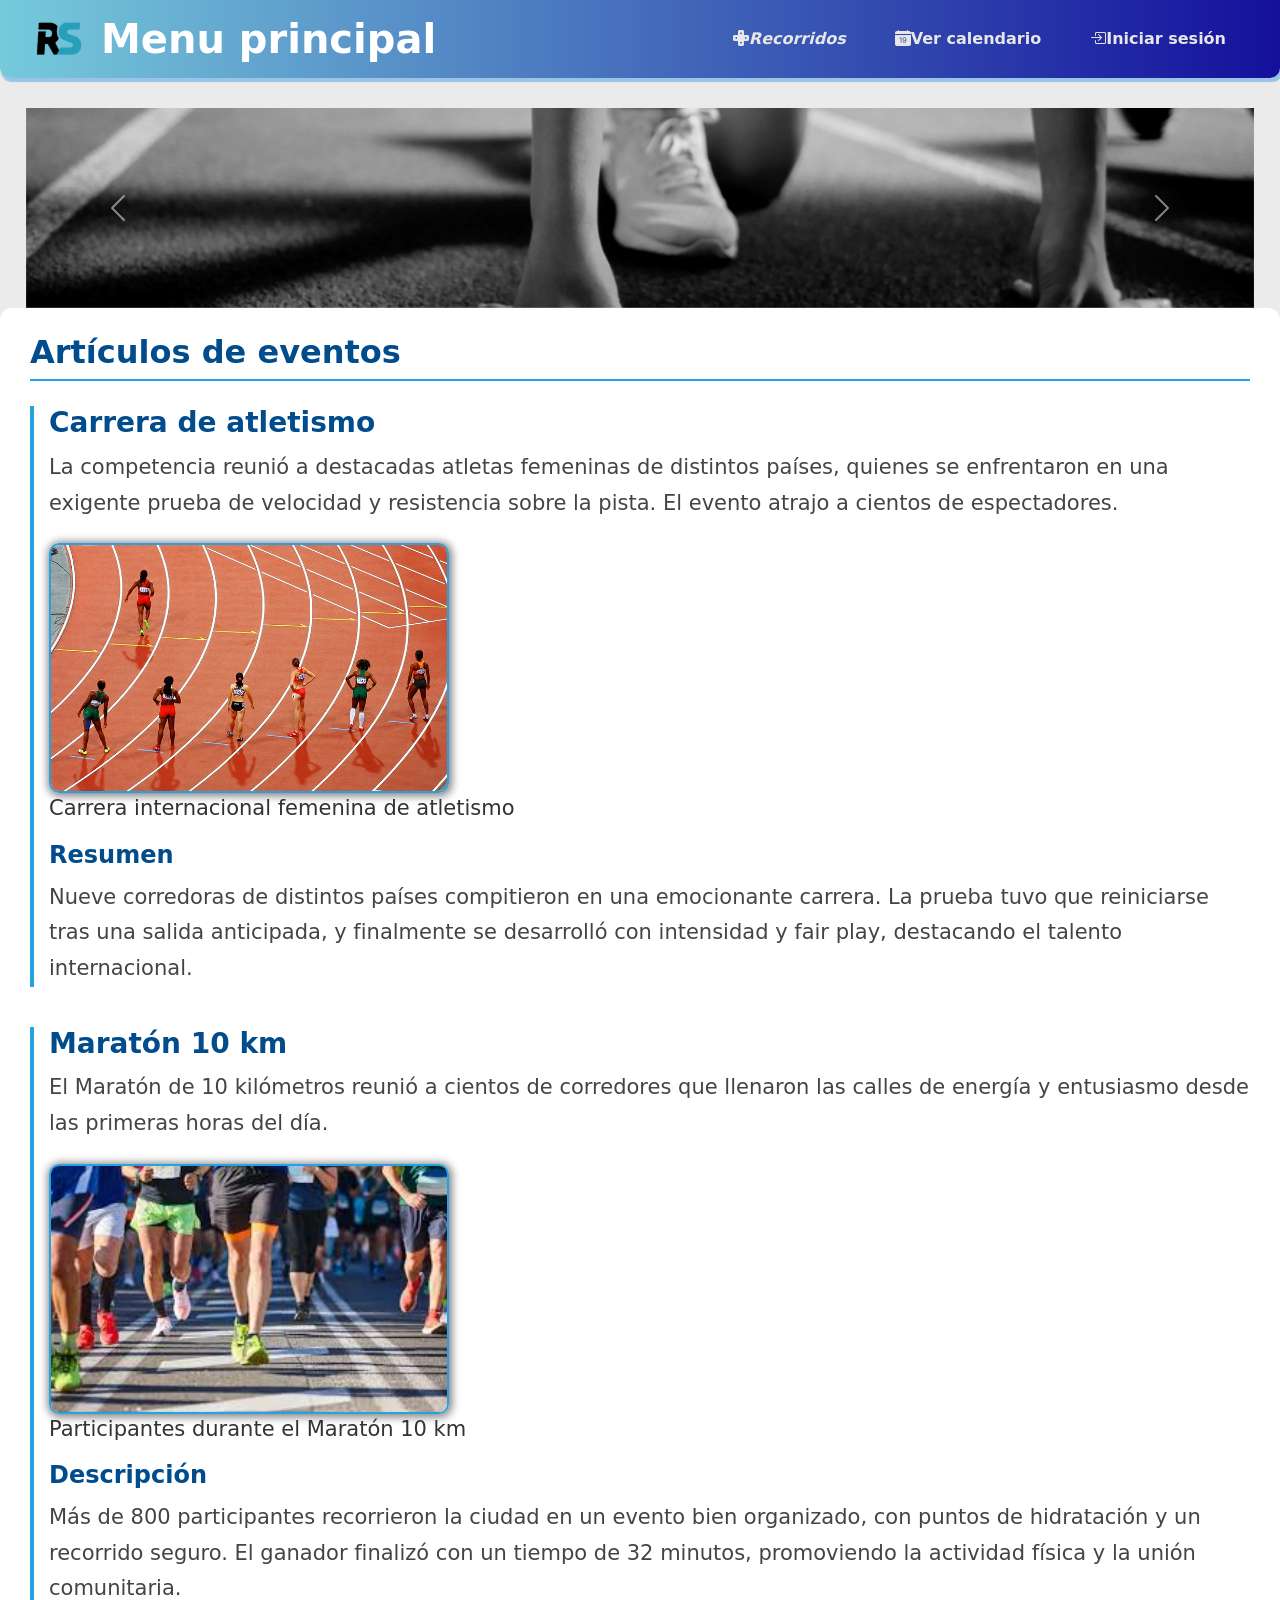
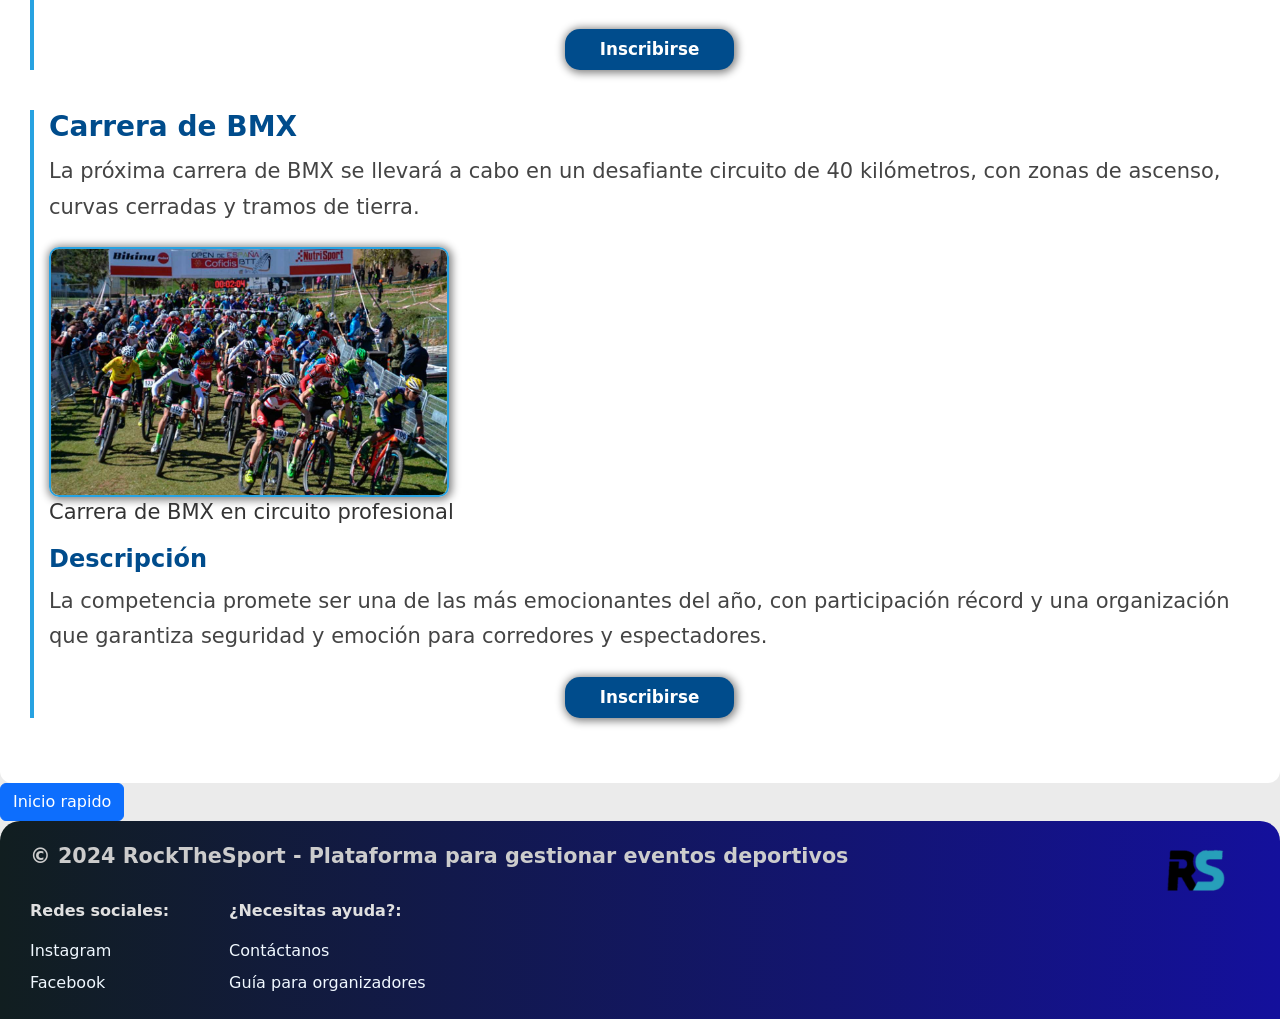
<file: Index.html>
<!DOCTYPE html>
<html lang="es">
<head>
    <meta charset="UTF-8">
    <meta name="viewport" content="width=device-width, initial-scale=1.0">
    <title>RockTheSport</title>
    <link href="https://cdn.jsdelivr.net/npm/bootstrap@5.3.8/dist/css/bootstrap.min.css" rel="stylesheet" integrity="sha384-sRIl4kxILFvY47J16cr9ZwB07vP4J8+LH7qKQnuqkuIAvNWLzeN8tE5YBujZqJLB" crossorigin="anonymous">
    <link rel="stylesheet" href="https://cdn.jsdelivr.net/npm/bootstrap-icons/font/bootstrap-icons.css">
    <link rel="stylesheet" href="./CSS/Index.css">
    <link rel="icon" href="./IMG/LogoRTS.png" type="image/png">

    <Script src="./JavaScript/Index.js"></Script>

</head>
<body>
    <header>
        <div>
            <div class="d-flex align-items-center gap-3">
                <img id="logo" src="./IMG/LogoRTS.png" alt="Logo de RockTheSport">
                <h1 class="m-0 fw-bold display-6 text-white">Menu principal</h1>
            </div>
        </div>
        <nav class="navbar navbar-expand-md navbar-dark p-0" id="navegacion">
            <div class="container-fluid">
                <button class="navbar-toggler" type="button" data-bs-toggle="collapse" data-bs-target="#Menu">
                    <span class="navbar-toggler-icon"></span>
                </button>

                <div class="collapse navbar-collapse" id="Menu">
                    <div class="navbar-nav">
                        <a href="./HTML/AccesosOrganizador.html" class="bi bi-person-lines-fill" id="menuGestion">Menu de gestion</a>
                        <a href="./HTML/Recorridos.html" class="nav-link bi bi-dpad-fill"><i>Recorridos</i></a>
                        <a href="./HTML/Calendario.html" class="nav-link bi bi-calendar-date-fill">Ver calendario</a>
                        <a href="./HTML/InicioSesion.html" id="iniciarSesion" class="nav-link bi bi-box-arrow-in-right">Iniciar sesión</a>
                        <a href="./HTML/Perfil.html" id="Perfil" class="nav-link bi bi-person-fill">Ver perfil</a>
                    </div>
                </div>
            </div>
        </nav>
    </header>

    <main class="">
        <div id="carrusel">
            <div id="carouselExampleAutoplaying" class="carousel slide mx-auto" data-bs-ride="carousel" style="width: 96%;">
                <div class="carousel-inner">
                    <div class="carousel-item active">
                        <img src="./IMG/Fondodeportivo.png" class="d-block w-100" alt="...">
                    </div>
                    <div class="carousel-item">
                        <img src="./IMG/Articulo2.jpg" class="d-block w-100" alt="...">
                    </div>
                    <div class="carousel-item">
                        <img src="./IMG/Maraton.png" class="d-block w-100" alt="...">
                    </div>
                </div>
                <button class="carousel-control-prev" type="button" data-bs-target="#carouselExampleAutoplaying" data-bs-slide="prev">
                    <span class="carousel-control-prev-icon" aria-hidden="true"></span>
                    <span class="visually-hidden">Previous</span>
                </button>
                <button class="carousel-control-next" type="button" data-bs-target="#carouselExampleAutoplaying" data-bs-slide="next">
                    <span class="carousel-control-next-icon" aria-hidden="true"></span>
                    <span class="visually-hidden">Next</span>
                </button>
            </div>
        </div>
        <section id="articulos">
            <h2>Artículos de eventos</h2>
            <article>
                <h3>Carrera de atletismo</h3>
                <p>
                    La competencia reunió a destacadas atletas femeninas de distintos países,
                    quienes se enfrentaron en una exigente prueba de velocidad y resistencia
                    sobre la pista. El evento atrajo a cientos de espectadores.
                </p>
                <figure>
                    <img src="./IMG/Maraton.png" alt="Atletas femeninas compitiendo en una pista de atletismo">
                    <figcaption>Carrera internacional femenina de atletismo</figcaption>
                </figure>
                <h4>Resumen</h4>
                <p>
                    Nueve corredoras de distintos países compitieron en una emocionante carrera.
                    La prueba tuvo que reiniciarse tras una salida anticipada, y finalmente se
                    desarrolló con intensidad y fair play, destacando el talento internacional.
                </p>
            </article>
            <article>
                <h3>Maratón 10 km</h3>
                <p>
                    El Maratón de 10 kilómetros reunió a cientos de corredores que llenaron las
                    calles de energía y entusiasmo desde las primeras horas del día.
                </p>
                <figure>
                    <img src="./IMG/Maraton1.jpeg" alt="Corredores participando en un maratón urbano de 10 kilómetros">
                    <figcaption>Participantes durante el Maratón 10 km</figcaption>
                </figure>
                <h4>Descripción</h4>
                <p>
                    Más de 800 participantes recorrieron la ciudad en un evento bien organizado,
                    con puntos de hidratación y un recorrido seguro. El ganador finalizó con un
                    tiempo de 32 minutos, promoviendo la actividad física y la unión comunitaria.
                </p>
                <a href="./HTML/InscripEven.html" class="inscribirse">Inscribirse</a>
            </article>
            <article>
                <h3>Carrera de BMX</h3>
                <p>
                    La próxima carrera de BMX se llevará a cabo en un desafiante circuito de
                    40 kilómetros, con zonas de ascenso, curvas cerradas y tramos de tierra.
                </p>
                <figure>
                    <img src="./IMG/Articulo2.jpg" alt="Ciclistas compitiendo en un circuito de BMX de tierra">
                    <figcaption>Carrera de BMX en circuito profesional</figcaption>
                </figure>
                <h4>Descripción</h4>
                <p>
                    La competencia promete ser una de las más emocionantes del año, con
                    participación récord y una organización que garantiza seguridad y emoción
                    para corredores y espectadores.
                </p>
                <a href="./HTML/InscripEven.html" class="inscribirse">Inscribirse</a>
            </article>
        </section>
    </main>
    <button id="InicioRapido" class="btn btn-primary">Inicio rapido</button>
    <footer>
        <div>
            <p><strong>© 2024 RockTheSport - Plataforma para gestionar eventos deportivos</strong></p>
        </div>
        <nav class="footer-nav">
            <ul>
                <li class="footer-title">Redes sociales:</li>
                <li><a href="https://www.instagram.com/rockthesport/?hl=es">Instagram</a></li>
                <li><a href="#">Facebook</a></li>
            </ul>
            <ul>
                <li class="footer-title">¿Necesitas ayuda?:</li>
                <li><a href="#">Contáctanos</a></li>
                <li><a href="./HTML/GuiaOrganizador.html">Guía para organizadores</a></li>
            </ul>
        </nav>
        <img src="./IMG/LogoRTS.png" alt="Logo RocktheSport">
    </footer>

    <script src="https://cdn.jsdelivr.net/npm/bootstrap@5.3.3/dist/js/bootstrap.bundle.min.js"></script>

</body>
</html>
</file>
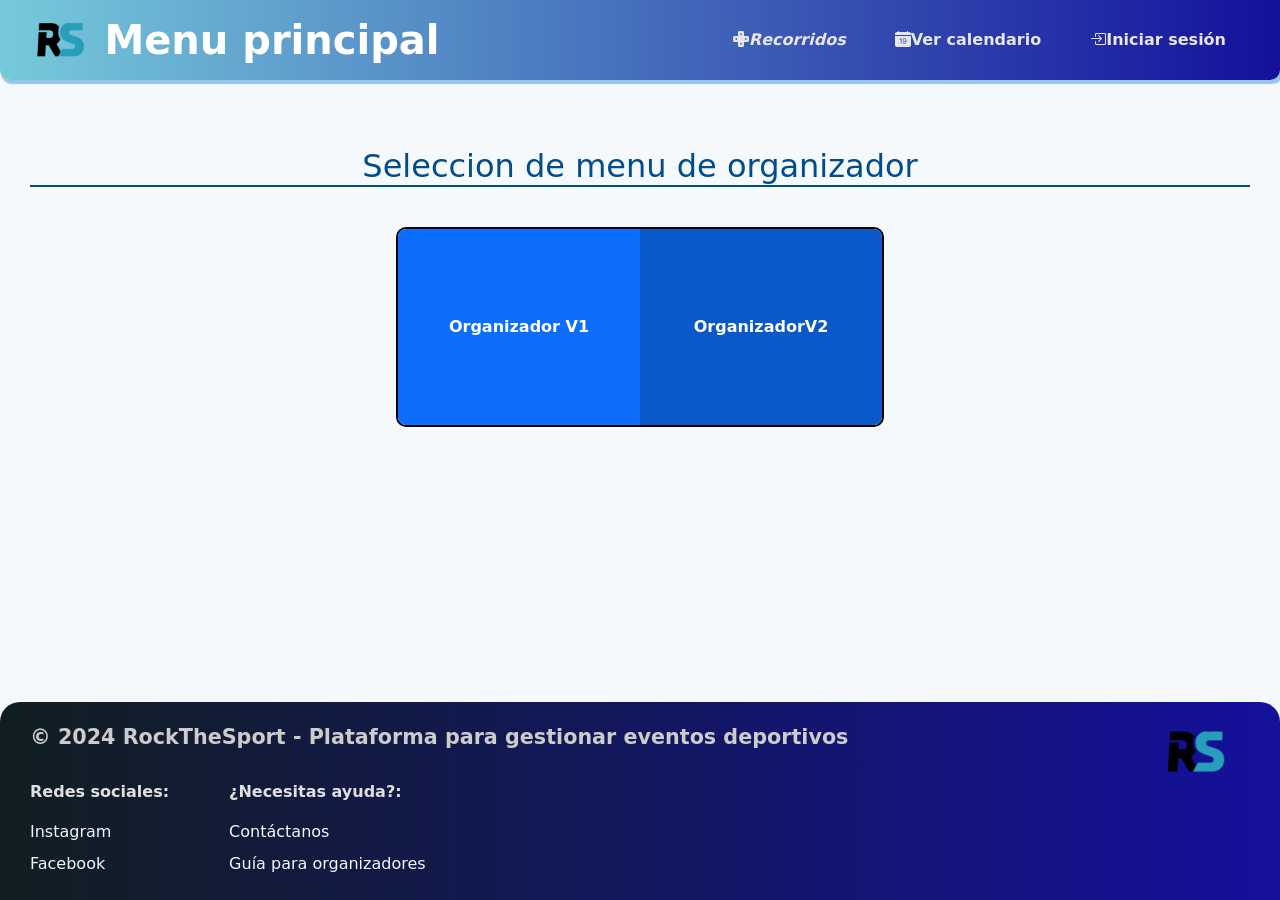
<file: HTML/AccesosOrganizador.html>
<!DOCTYPE html>
<html lang="es">
<head>
    <meta charset="UTF-8">
    <meta name="viewport" content="width=device-width, initial-scale=1.0">
    <title>RockTheSport</title>
    <link href="https://cdn.jsdelivr.net/npm/bootstrap@5.3.8/dist/css/bootstrap.min.css" rel="stylesheet" integrity="sha384-sRIl4kxILFvY47J16cr9ZwB07vP4J8+LH7qKQnuqkuIAvNWLzeN8tE5YBujZqJLB" crossorigin="anonymous">
    <link rel="stylesheet" href="https://cdn.jsdelivr.net/npm/bootstrap-icons/font/bootstrap-icons.css">
    <link rel="stylesheet" href="../CSS/Recorridos.css">
    <link rel="icon" href="../IMG/LogoRTS.png" type="image/png">
    <style>
        .accesos{
            display: flex;
            width: 40%;
            height: 200px;
            margin: 40px auto;
            border: 2px solid #000;
            border-radius: 10px;
            overflow: hidden;
        }

        .link{
            width: 50%;
            display: flex;
            justify-content: center;
            align-items: center;
            text-decoration: none;
            color: white;
            font-weight: bold;
        }

        .link:first-child{
            background-color: #0d6efd;
        }

        .link:last-child{
            background-color: #0a58ca;
        }

        .link:hover{
            opacity: 0.85;
        }
    </style>

    <Script src="../JavaScript/Index.js"></Script>

</head>
<body class="d-flex flex-column min-vh-100">
    <header>
        <div>
            <div class="d-flex align-items-center gap-3">
                <img id="logo" src="../IMG/LogoRTS.png" alt="Logo de RockTheSport">
                <h1 class="m-0 fw-bold display-6 text-white">Menu principal</h1>
            </div>
        </div>
        <nav class="navbar navbar-expand-md navbar-dark p-0" id="navegacion">
            <div class="container-fluid">
                <button class="navbar-toggler" type="button" data-bs-toggle="collapse" data-bs-target="#Menu">
                    <span class="navbar-toggler-icon"></span>
                </button>

                <div class="collapse navbar-collapse" id="Menu">
                    <div class="navbar-nav">
                        <a href="PanelDeGestion.html" class="bi bi-person-lines-fill" id="menuGestion">Menu de gestion</a>
                        <a href="Recorridos.html" class="nav-link bi bi-dpad-fill"><i>Recorridos</i></a>
                        <a href="Calendario.html" class="nav-link bi bi-calendar-date-fill">Ver calendario</a>
                        <a href="InicioSesion.html" id="iniciarSesion" class="nav-link bi bi-box-arrow-in-right">Iniciar sesión</a>
                        <a href="Perfil.html" id="Perfil" class="nav-link bi bi-person-fill">Ver perfil</a>
                    </div>
                </div>
            </div>
        </nav>
    </header>

    <main class="flex-fill">
        <section>
            <h2>Seleccion de menu de organizador</h2>
            <div class="accesos">
                <a href="MenuDeOrganizador.php" class="link">Organizador V1</a>
                <a href="PanelDeGestion.html" class="link">OrganizadorV2</a>
            </div>

        </section>
    </main>

    <footer class="mt-auto">
        <div>
            <p><strong>© 2024 RockTheSport - Plataforma para gestionar eventos deportivos</strong></p>
        </div>
        <nav class="footer-nav">
            <ul>
                <li class="footer-title">Redes sociales:</li>
                <li><a href="https://www.instagram.com/rockthesport/?hl=es">Instagram</a></li>
                <li><a href="#">Facebook</a></li>
            </ul>
            <ul>
                <li class="footer-title">¿Necesitas ayuda?:</li>
                <li><a href="#">Contáctanos</a></li>
                <li><a href="./HTML/GuiaOrganizador.html">Guía para organizadores</a></li>
            </ul>
        </nav>
        <img src="../IMG/LogoRTS.png" alt="Logo RocktheSport">
    </footer>

    <script src="https://cdn.jsdelivr.net/npm/bootstrap@5.3.3/dist/js/bootstrap.bundle.min.js"></script>

</body>
</html>
</file>
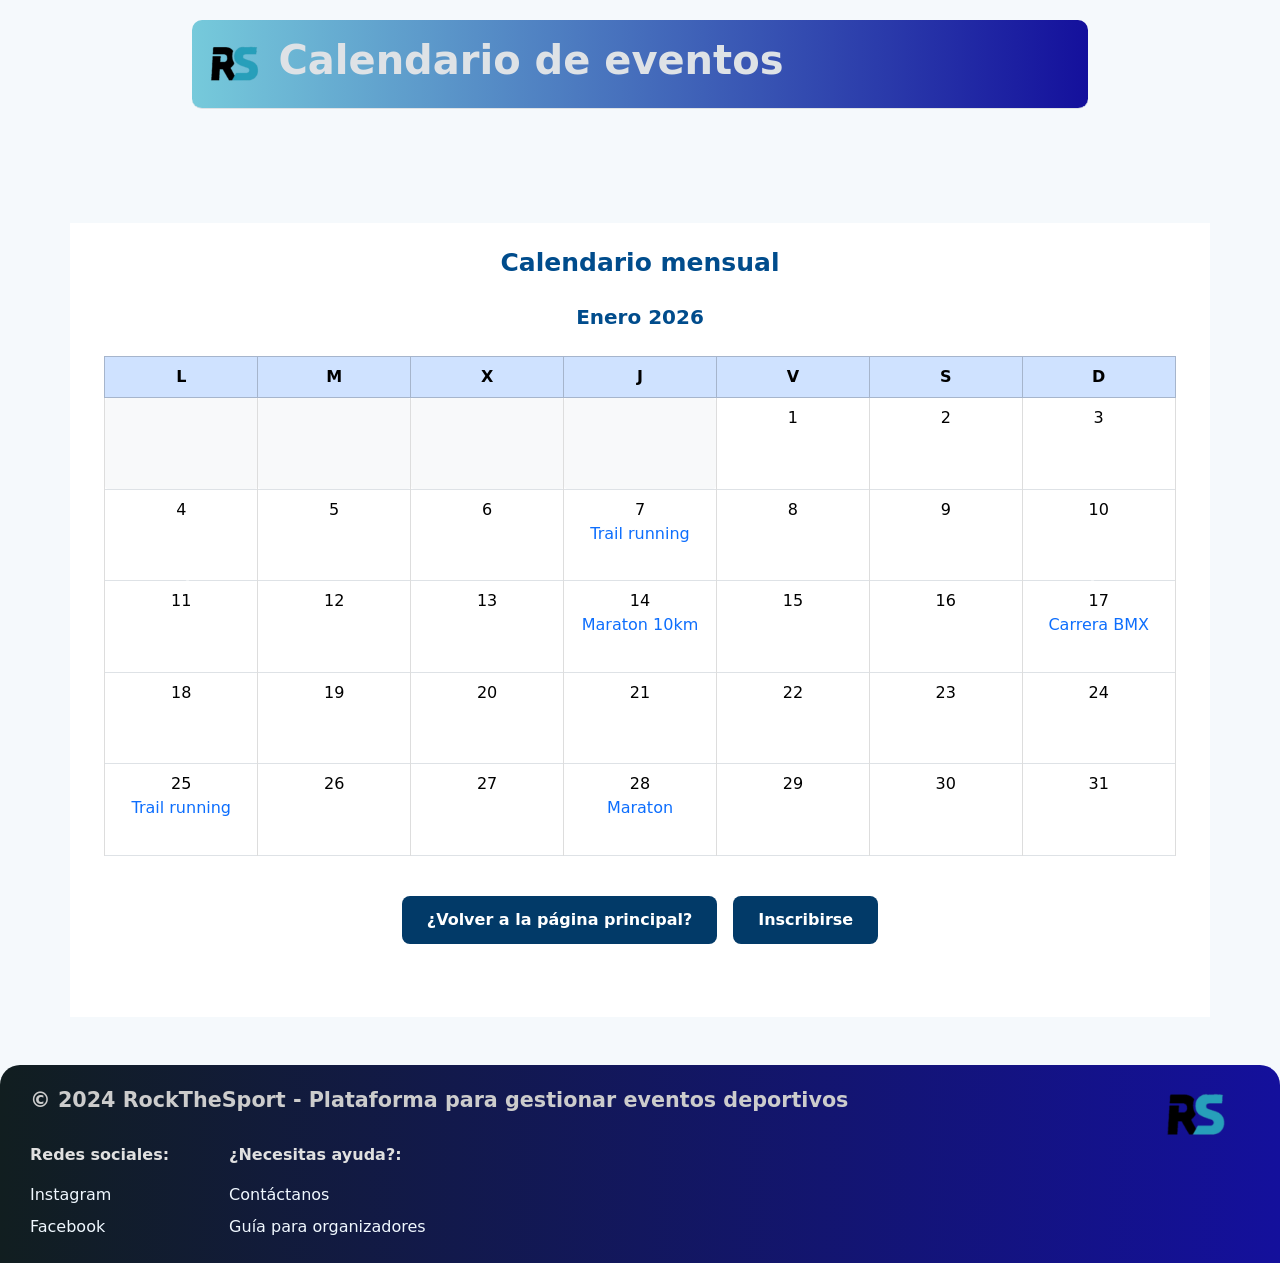
<file: HTML/Calendario.html>
<!DOCTYPE html>
<html lang="es">
<head>
    <meta charset="UTF-8">
    <meta name="viewport" content="width=device-width, initial-scale=1">
    <title>Calendario de eventos</title>
    <link href="https://cdn.jsdelivr.net/npm/bootstrap@5.3.0/dist/css/bootstrap.min.css" rel="stylesheet">
    <link rel="stylesheet" href="../CSS/Calendario.css">
    <script src="../JavaScript/Calendario.js"></script>
</head>
<body class="d-flex flex-column min-vh-100">
    <header class="bg-light py-3 mb-4 border-bottom">
        <div class="container d-flex align-items-center gap-3">
            <img src="../IMG/LogoRTS.png" alt="logo de rock the sport" id="logo" style="height: 50px;">
            <h1>Calendario de eventos</h1>
        </div>
    </header>
    <div id="resultado"></div>
    <main class="container mb-5">
        <div id="carrusel">
            <div id="carouselExampleAutoplaying" class="carousel slide mx-auto" style="width: 96%;">
                <div class="carousel-inner">
                    <div class="carousel-item active">
                        <h2 class="mb-3 text-center">Calendario mensual</h2>
                        <div class="table-responsive mb-4">
                            <table class="table table-bordered">
                                <caption class="caption-top fs-5 fw-semibold mb-3">Enero 2026</caption>
                                <thead class="table-primary">
                                    <tr>
                                        <th>L</th><th>M</th><th>X</th><th>J</th><th>V</th><th>S</th><th>D</th>
                                    </tr>
                                </thead>
                                <tbody>
                                    <tr>
                                        <td class="bg-light"></td>
                                        <td class="bg-light"></td>
                                        <td class="bg-light"></td>
                                        <td class="bg-light"></td>
                                        <td>1</td>
                                        <td>2</td>
                                        <td>3</td>
                                    </tr>
                                    <tr>
                                        <td>4</td><td>5</td><td>6</td><td>7 <div><a href="#">Trail running</a></div></td><td>8</td><td>9</td><td>10</td>
                                    </tr>
                                    <tr>
                                        <td>11</td><td>12</td><td>13</td><td>14 <div><a href="#">Maraton 10km</a></div></td><td>15</td><td>16</td><td>17 <div><a href="#">Carrera BMX</a></div></td>
                                    </tr>
                                    <tr>
                                        <td>18</td><td>19 <div><a href="#"></a></div></td><td>20</td><td>21</td><td>22</td><td>23</td><td>24</td>
                                    </tr>
                                    <tr>
                                        <td>25 <div><a href="#">Trail running</a></div></td><td>26</td><td>27</td><td>28 <div><a href="#">Maraton</a></div></td><td>29</td><td>30</td><td>31</td>
                                    </tr>
                                </tbody>
                            </table>
                        </div>
                    </div>
                    <div class="carousel-item">
                        <h2 class="mb-3 text-center">Calendario mensual</h2>
                        <div class="table-responsive mb-4">
                            <table class="table table-bordered">
                                <caption class="caption-top fs-5 fw-semibold mb-3">Febrero 2026</caption>
                                <thead class="table-primary">
                                    <tr>
                                        <th>L</th><th>M</th><th>X</th><th>J</th><th>V</th><th>S</th><th>D</th>
                                    </tr>
                                </thead>
                                <tbody>
                                    <tr>
                                        <td class="bg-light"></td>
                                        <td class="bg-light"></td>
                                        <td class="bg-light"></td>
                                        <td class="bg-light"></td>
                                        <td class="bg-light"></td>
                                        <td class="bg-light"></td>
                                        <td>1</td>
                                    </tr>
                                    <tr>
                                        <td>2</td><td>3</td><td>4</td><td>5</td><td>6</td><td>7</td><td>8</td>
                                    </tr>
                                    <tr>
                                        <td>9</td><td>10</td><td>11</td><td>12</td><td>13</td><td>14</td><td>15</td>
                                    </tr>
                                    <tr>
                                        <td>16</td><td>17</td><td>18</td><td>19</td><td>20</td><td>21</td><td>22</td>
                                    </tr>
                                    <tr>
                                        <td>23</td><td>24</td><td>25</td><td>26</td><td>27</td><td>28</td><td class="bg-light"></td>
                                    </tr>
                                </tbody>
                            </table>
                        </div>
                    </div>
                    <div class="carousel-item">
                        <h2 class="mb-3 text-center">Calendario mensual</h2>
                        <div class="table-responsive mb-4">
                            <table class="table table-bordered">
                                <caption class="caption-top fs-5 fw-semibold mb-3">Marzo 2026</caption>
                                <thead class="table-primary">
                                    <tr>
                                        <th>L</th><th>M</th><th>X</th><th>J</th><th>V</th><th>S</th><th>D</th>
                                    </tr>
                                </thead>
                                <tbody>
                                    <tr>
                                        <td class="bg-light"></td><td class="bg-light"></td><td class="bg-light"></td>
                                        <td class="bg-light"></td><td class="bg-light"></td><td class="bg-light"></td><td>1</td>
                                    </tr>
                                    <tr>
                                        <td>2</td><td>3</td><td>4</td><td>5</td><td>6</td><td>7</td><td>8</td>
                                    </tr>
                                    <tr>
                                        <td>9</td><td>10</td><td>11</td><td>12</td><td>13</td><td>14</td><td>15</td>
                                    </tr>
                                    <tr>
                                        <td>16</td><td>17</td><td>18</td><td>19</td><td>20</td><td>21</td><td>22</td>
                                    </tr>
                                    <tr>
                                        <td>23</td><td>24</td><td>25</td><td>26</td><td>27</td><td>28</td><td>29</td>
                                    </tr>
                                    <tr>
                                        <td>30</td><td>31</td><td class="bg-light"></td><td class="bg-light"></td>
                                        <td class="bg-light"></td><td class="bg-light"></td><td class="bg-light"></td>
                                    </tr>
                                </tbody>
                            </table>
                        </div>
                    </div>
                    <div class="carousel-item">
                        <h2 class="mb-3 text-center">Calendario mensual</h2>
                        <div class="table-responsive mb-4">
                            <table class="table table-bordered">
                                <caption class="caption-top fs-5 fw-semibold mb-3">Abril 2026</caption>
                                <thead class="table-primary">
                                    <tr>
                                        <th>L</th><th>M</th><th>X</th><th>J</th><th>V</th><th>S</th><th>D</th>
                                    </tr>
                                </thead>
                                <tbody>
                                    <tr>
                                        <td class="bg-light"></td><td class="bg-light"></td><td>1</td><td>2</td><td>3</td><td>4</td><td>5</td>
                                    </tr>
                                    <tr>
                                        <td>6</td><td>7</td><td>8</td><td>9</td><td>10</td><td>11</td><td>12</td>
                                    </tr>
                                    <tr>
                                        <td>13</td><td>14</td><td>15</td><td>16</td><td>17</td><td>18</td><td>19</td>
                                    </tr>
                                    <tr>
                                        <td>20</td><td>21</td><td>22</td><td>23</td><td>24</td><td>25</td><td>26</td>
                                    </tr>
                                    <tr>
                                        <td>27</td><td>28</td><td>29</td><td>30</td><td class="bg-light"></td><td class="bg-light"></td><td class="bg-light"></td>
                                    </tr>
                                </tbody>
                            </table>
                        </div>
                    </div>
                </div>
                <button class="carousel-control-prev" type="button" data-bs-target="#carouselExampleAutoplaying" data-bs-slide="prev">
                    <span class="carousel-control-prev-icon" aria-hidden="true"></span>
                    <span class="visually-hidden">Previous</span>
                </button>
                <button class="carousel-control-next" type="button" data-bs-target="#carouselExampleAutoplaying" data-bs-slide="next">
                    <span class="carousel-control-next-icon" aria-hidden="true"></span>
                    <span class="visually-hidden">Next</span>
                </button>
            </div>
        </div>
    
        <nav class="container d-flex justify-content-center gap-3 mb-5">
            <a href="../Index.html" class="buttons">¿Volver a la página principal?</a>
            <a href="InscripEven.html" id="inscribirse" class="buttons">Inscribirse</a>
        </nav>
    
    </main>

    <footer class="mt-auto">
        <div>
            <p><strong>© 2024 RockTheSport - Plataforma para gestionar eventos deportivos</strong></p>
        </div>
        <nav class="footer-nav">
            <ul>
                <li class="footer-title">Redes sociales:</li>
                <li><a href="https://www.instagram.com/rockthesport/?hl=es">Instagram</a></li>
                <li><a href="#">Facebook</a></li>
            </ul>
            <ul>
                <li class="footer-title">¿Necesitas ayuda?:</li>
                <li><a href="#">Contáctanos</a></li>
                <li><a href="GuiaOrganizador.html">Guía para organizadores</a></li>
            </ul>
        </nav>
        <img src="../IMG/LogoRTS.png" alt="Logo RocktheSport">
    </footer>

    <script src="https://cdn.jsdelivr.net/npm/bootstrap@5.3.0/dist/js/bootstrap.bundle.min.js"></script>
</body>
</html>
</file>
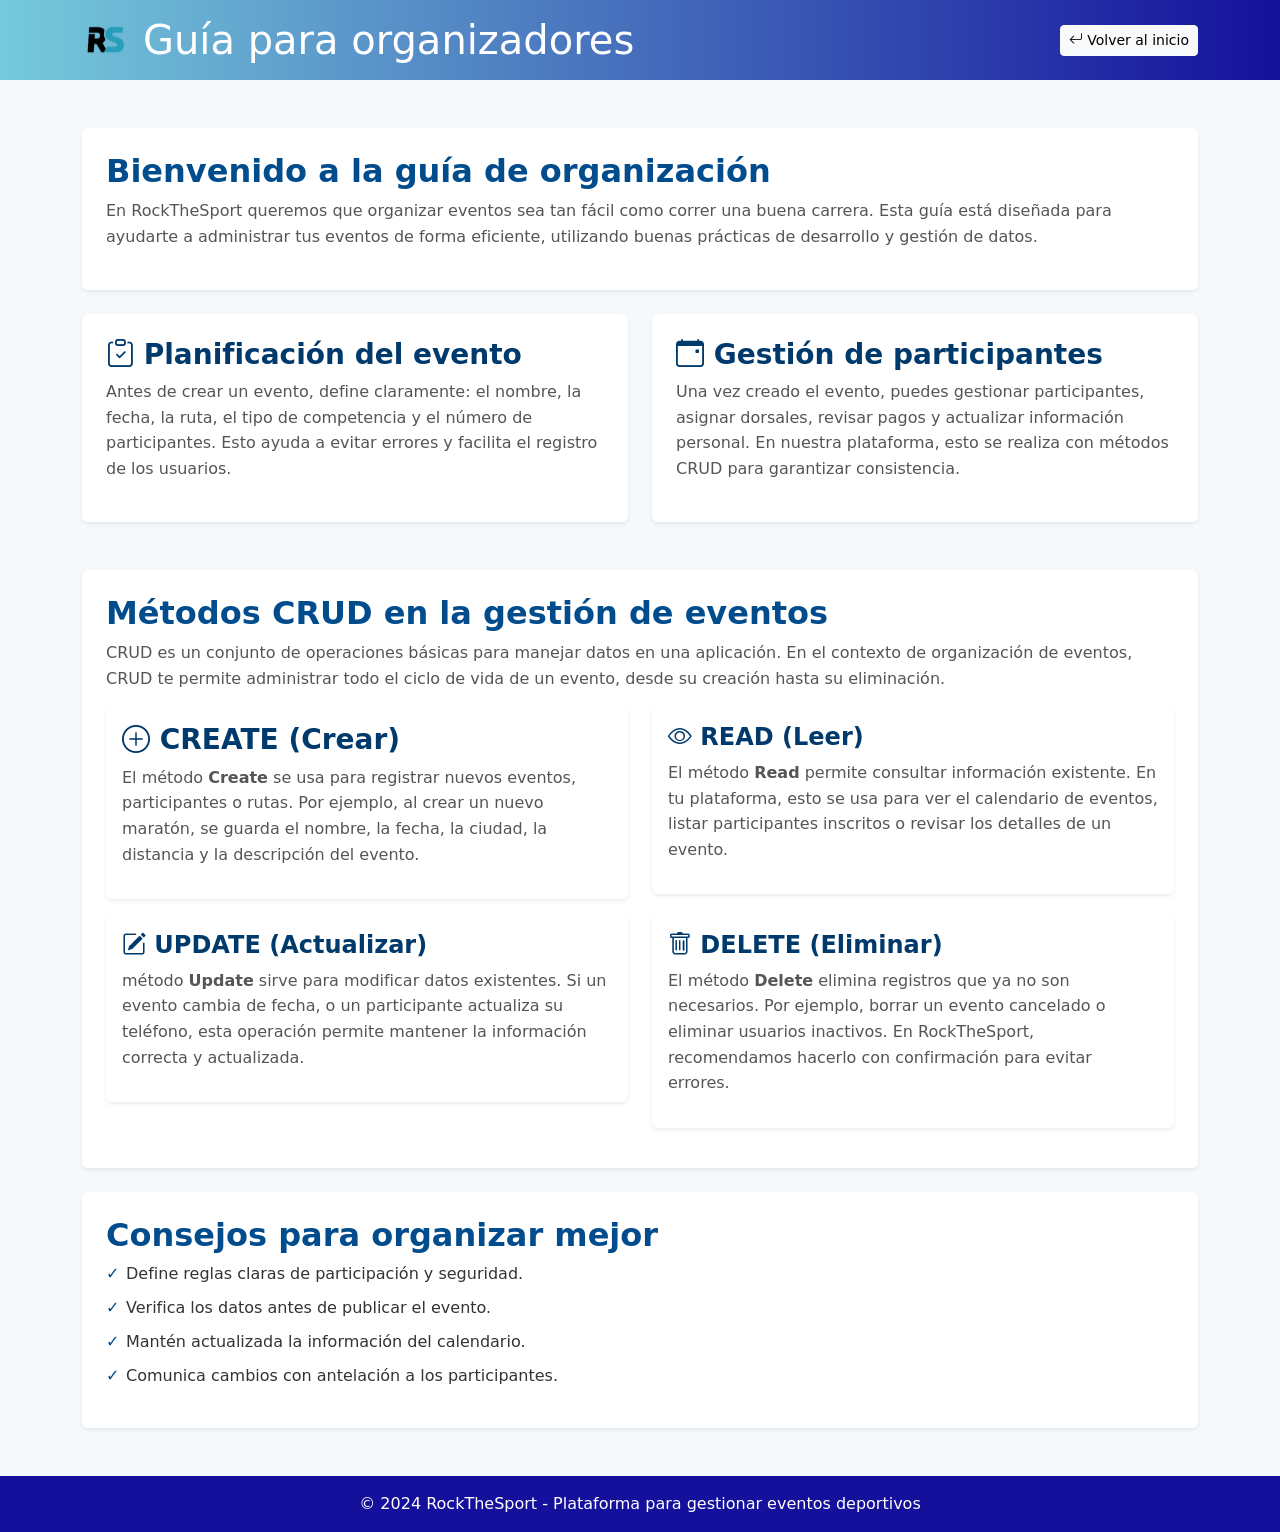
<file: HTML/GuiaOrganizador.html>
<!DOCTYPE html>
<html lang="es">
<head>
    <meta charset="UTF-8">
    <meta name="viewport" content="width=device-width, initial-scale=1.0">
    <title>Guía para Organizadores</title>

    <link href="https://cdn.jsdelivr.net/npm/bootstrap@5.3.8/dist/css/bootstrap.min.css" rel="stylesheet">
    <link rel="stylesheet" href="https://cdn.jsdelivr.net/npm/bootstrap-icons/font/bootstrap-icons.css">
    <link rel="stylesheet" href="../CSS/GuiaOrganizador.css">

</head>
<body>

    <header class="guide-header">
        <div class="container">
            <div class="d-flex align-items-center justify-content-between py-3">
                <div class="d-flex align-items-center gap-3">
                    <img src="../IMG/LogoRTS.png" alt="Logo" class="logo">
                    <h1 class="text-white m-0">Guía para organizadores</h1>
                </div>
                <a href="../Index.html" class="btn btn-light btn-sm">
                    <i class="bi bi-arrow-return-left"></i> Volver al inicio
                </a>
            </div>
        </div>
    </header>

    <main class="container my-5">

        <section class="guide-card p-4 rounded shadow-sm">
            <h2 class="guide-title">Bienvenido a la guía de organización</h2>
            <p class="guide-text">
                En RockTheSport queremos que organizar eventos sea tan fácil como correr una buena carrera.
                Esta guía está diseñada para ayudarte a administrar tus eventos de forma eficiente,
                utilizando buenas prácticas de desarrollo y gestión de datos.
            </p>
        </section>

        <section class="row mt-4">

            <div class="col-md-6 mb-4">
                <div class="guide-card p-4 rounded shadow-sm h-100">
                    <h3 class="guide-subtitle"><i class="bi bi-clipboard-check"></i> Planificación del evento</h3>
                    <p class="guide-text">
                        Antes de crear un evento, define claramente:
                        el nombre, la fecha, la ruta, el tipo de competencia y el número de participantes.
                        Esto ayuda a evitar errores y facilita el registro de los usuarios.
                    </p>
                </div>
            </div>

            <div class="col-md-6 mb-4">
                <div class="guide-card p-4 rounded shadow-sm h-100">
                    <h3 class="guide-subtitle"><i class="bi bi-calendar-event"></i> Gestión de participantes</h3>
                    <p class="guide-text">
                        Una vez creado el evento, puedes gestionar participantes, asignar dorsales,
                        revisar pagos y actualizar información personal.
                        En nuestra plataforma, esto se realiza con métodos CRUD para garantizar consistencia.
                    </p>
                </div>
            </div>

        </section>

        <section class="guide-card p-4 rounded shadow-sm mt-4">
            <h2 class="guide-title">Métodos CRUD en la gestión de eventos</h2>

            <p class="guide-text">
                CRUD es un conjunto de operaciones básicas para manejar datos en una aplicación.  
                En el contexto de organización de eventos, CRUD te permite administrar todo el ciclo de vida de un evento,
                desde su creación hasta su eliminación.
            </p>

            <div class="row mt-3">

                <div class="col-md-6 mb-3">
                    <div class="guide-card p-3 rounded shadow-sm">
                        <h3 class="guide-subtitle"><i class="bi bi-plus-circle"></i> CREATE (Crear)</h3>
                        <p class="guide-text">
                            El método <strong>Create</strong> se usa para registrar nuevos eventos, participantes o rutas.
                            Por ejemplo, al crear un nuevo maratón, se guarda el nombre, la fecha, la ciudad,
                            la distancia y la descripción del evento.
                        </p>
                    </div>
                </div>

                <div class="col-md-6 mb-3">
                    <div class="guide-card p-3 rounded shadow-sm">
                        <h4 class="guide-subtitle"><i class="bi bi-eye"></i> READ (Leer)</h4>
                        <p class="guide-text">
                            El método <strong>Read</strong> permite consultar información existente.
                            En tu plataforma, esto se usa para ver el calendario de eventos,
                            listar participantes inscritos o revisar los detalles de un evento.
                        </p>
                    </div>
                </div>

                <div class="col-md-6 mb-3">
                    <div class="guide-card p-3 rounded shadow-sm">
                        <h4 class="guide-subtitle"><i class="bi bi-pencil-square"></i> UPDATE (Actualizar)</h4>
                        <p class="guide-text">
                            método <strong>Update</strong> sirve para modificar datos existentes.
                            Si un evento cambia de fecha, o un participante actualiza su teléfono,
                            esta operación permite mantener la información correcta y actualizada.
                        </p>
                    </div>
                </div>

                <div class="col-md-6 mb-3">
                    <div class="guide-card p-3 rounded shadow-sm">
                        <h4 class="guide-subtitle"><i class="bi bi-trash"></i> DELETE (Eliminar)</h4>
                        <p class="guide-text">
                            El método <strong>Delete</strong> elimina registros que ya no son necesarios.
                            Por ejemplo, borrar un evento cancelado o eliminar usuarios inactivos.
                            En RockTheSport, recomendamos hacerlo con confirmación para evitar errores.
                        </p>
                    </div>
                </div>

            </div>
        </section>

        <section class="guide-card p-4 rounded shadow-sm mt-4">
            <h2 class="guide-title">Consejos para organizar mejor</h2>
            <ul class="guide-list">
                <li>Define reglas claras de participación y seguridad.</li>
                <li>Verifica los datos antes de publicar el evento.</li>
                <li>Mantén actualizada la información del calendario.</li>
                <li>Comunica cambios con antelación a los participantes.</li>
            </ul>
        </section>

    </main>

    <footer class="guide-footer text-center py-3">
        <p class="mb-0">© 2024 RockTheSport - Plataforma para gestionar eventos deportivos</p>
    </footer>

</body>
</html>
</file>
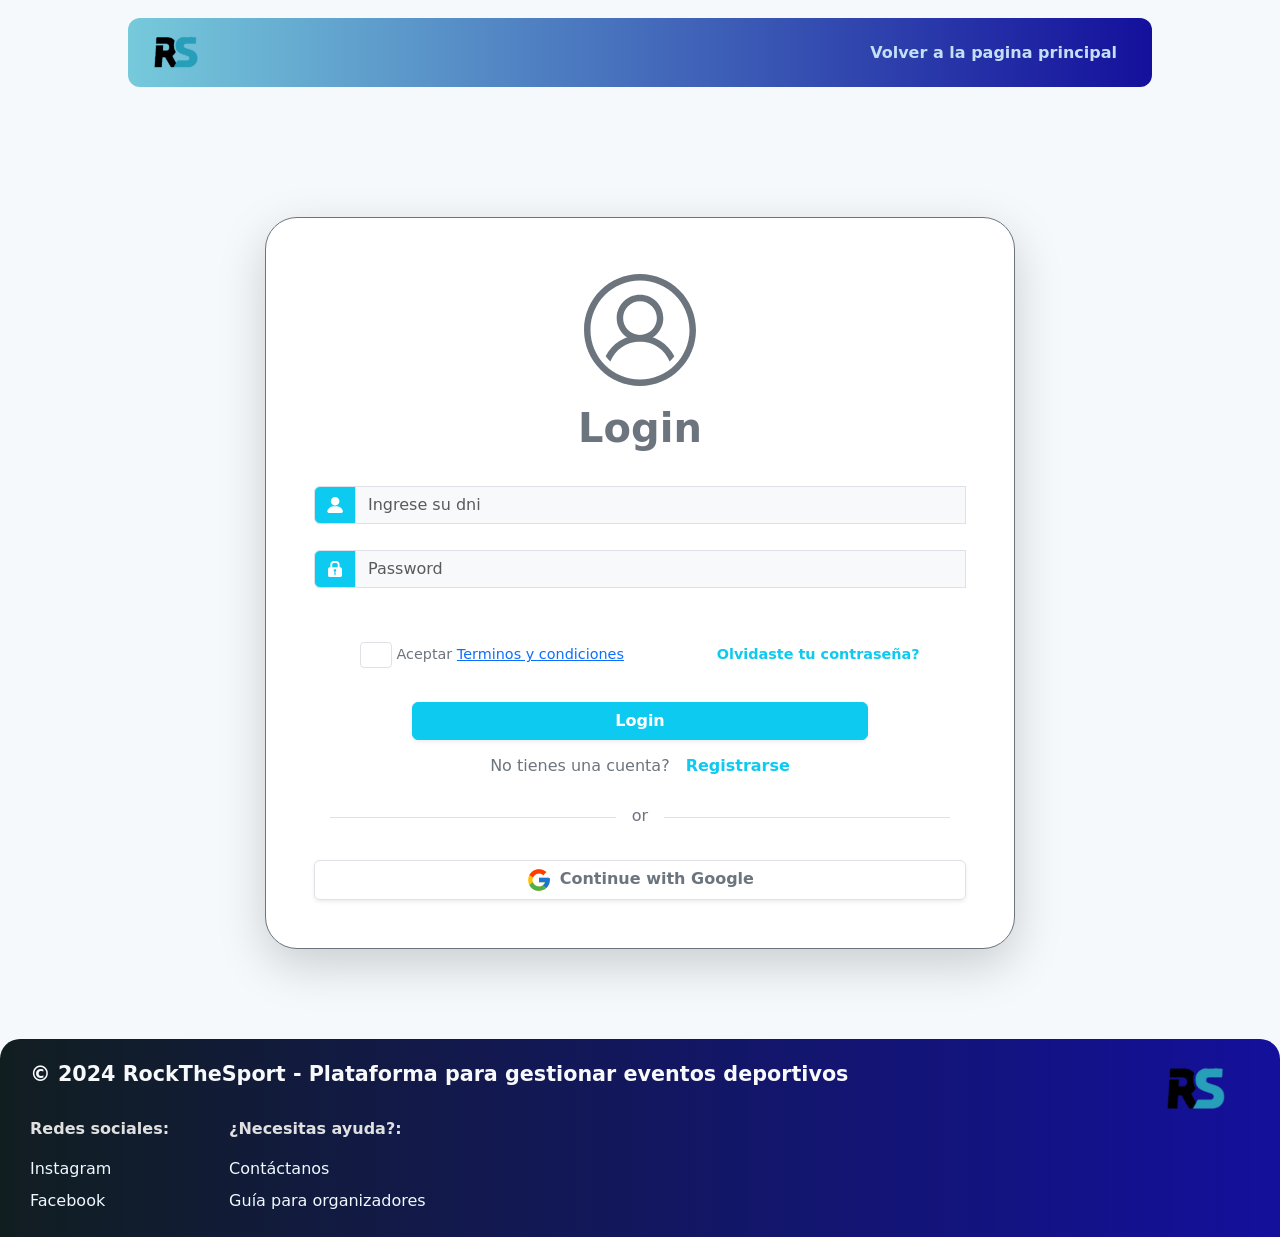
<file: HTML/InicioSesion.html>
<!DOCTYPE html>
<html lang="es">
<head>
    <meta charset="UTF-8">
    <meta name="viewport" content="width=device-width, initial-scale=1.0">
    <title>InicioSesion</title>
    <link href="https://cdn.jsdelivr.net/npm/bootstrap@5.2.0/dist/css/bootstrap.min.css" rel="stylesheet" integrity="sha384-gH2yIJqKdNHPEq0n4Mqa/HGKIhSkIHeL5AyhkYV8i59U5AR6csBvApHHNl/vI1Bx" crossorigin="anonymous">
    <link rel="icon" href="../IMG/Icon.png" type="image/png">
    <link rel="stylesheet" href="../CSS/Formularios.css">
    <script src="../JavaScript/InicioSesion.js"></script>
</head>
<body>
    <header>
        <img src="../IMG/LogoRTS.png" alt="Logo rock the sport" id="Logo">
        <nav>
            <a href="../Index.html" id="getback">Volver a la pagina principal</a>
        </nav>
    </header>
    <main>
        <section class="needs-validation d-flex justify-content-center align-items-center">
            <form class="needs-validation border border-secondary bg-white p-5 rounded-5 text-secondary shadow-lg" style="width: 90vh;" novalidate>
                <div class="d-flex justify-content-center my-2">
                    <img src="../IMG/login-icon.svg" alt="login-icon" style="height: 7rem">
                </div>
                <h2 class="text-center fs-1 fw-bold">Login</h2>
                <div class="input-group my-3">
                    <div class="input-group-text bg-info">
                        <img src="../IMG/username-icon.svg" alt="username-icon" style="height: 1rem">
                    </div>
                    <input class="form-control bg-light" type="text" placeholder="Ingrese su dni" name="dni" id="dni" required>
                    <div class="invalid-tooltip">
                        Porfavor, ingrese su dni para continuar
                    </div>
                </div>
                <div class="input-group mb-4">
                    <div class="input-group-text bg-info">
                    <img src="../IMG/password-icon.svg" alt="password-icon" style="height: 1rem">
                    </div>
                    <input class="form-control bg-light" type="password" placeholder="Password" name="contra"  id="contra" required>
                    <div class="invalid-tooltip">
                        Debes ingresar una contraseña
                    </div>
                </div>
                <div class="d-flex justify-content-around mt-3">
                    <div class="d-flex align-items-center gap-1">
                    <input class="form-check-input" type="checkbox" id="terminos" required>
                    <div class="invalid-tooltip">
                    </div>
                    <div class="pt-1" style="font-size: 0.9rem">Aceptar <a href="#">Terminos y condiciones</a></div>
                    </div>
                    <div class="pt-1">
                        <a href="#" class="text-decoration-none text-info fw-semibold" style="font-size: 0.9rem" >Olvidaste tu contraseña?</a>
                    </div>
                </div>
                <button type="submit" class="btn btn-info text-white mt-4 fw-semibold shadow-sm mx-auto" id="iniciarSesion" style="width: 70%;">Login</button>
                <div class="d-flex gap-3 justify-content-center mt-1">
                    <div>No tienes una cuenta?</div>
                    <a href="Registro.html" class="text-decoration-none text-info fw-semibold">Registrarse</a></div>
                <div class="p-3">
                    <div class="border-bottom text-center" style="height: 0.9rem">
                    <span class="bg-white px-3">or</span>
                    </div>
                </div>
                <div class="btn d-flex gap-2 justify-content-center border mt-3 shadow-sm">
                    <img src="../IMG/google-icon.svg" alt="google-icon" style="height: 1.6rem">
                    <div class="fw-semibold text-secondary">Continue with Google</div>
                </div>
            </form>
        </section>
    </main>
    <footer>
        <div>
            <p class="text-light fw-bold">© 2024 RockTheSport - Plataforma para gestionar eventos deportivos</p>
        </div>
        <nav class="footer-nav">
            <ul>
                <li class="footer-title">Redes sociales:</li>
                <li><a href="https://www.instagram.com/rockthesport/?hl=es">Instagram</a></li>
                <li><a href="#">Facebook</a></li>
            </ul>
            <ul>
                <li class="footer-title">¿Necesitas ayuda?:</li>
                <li><a href="#">Contáctanos</a></li>
                <li><a href="GuiaOrganizador.html">Guía para organizadores</a></li>
            </ul>
        </nav>
        <img src="../IMG/LogoRTS.png" alt="Logo RocktheSport">
    </footer>

    <script src="https://cdn.jsdelivr.net/npm/bootstrap@5.3.3/dist/js/bootstrap.bundle.min.js"></script>
</body>
</html>
</file>
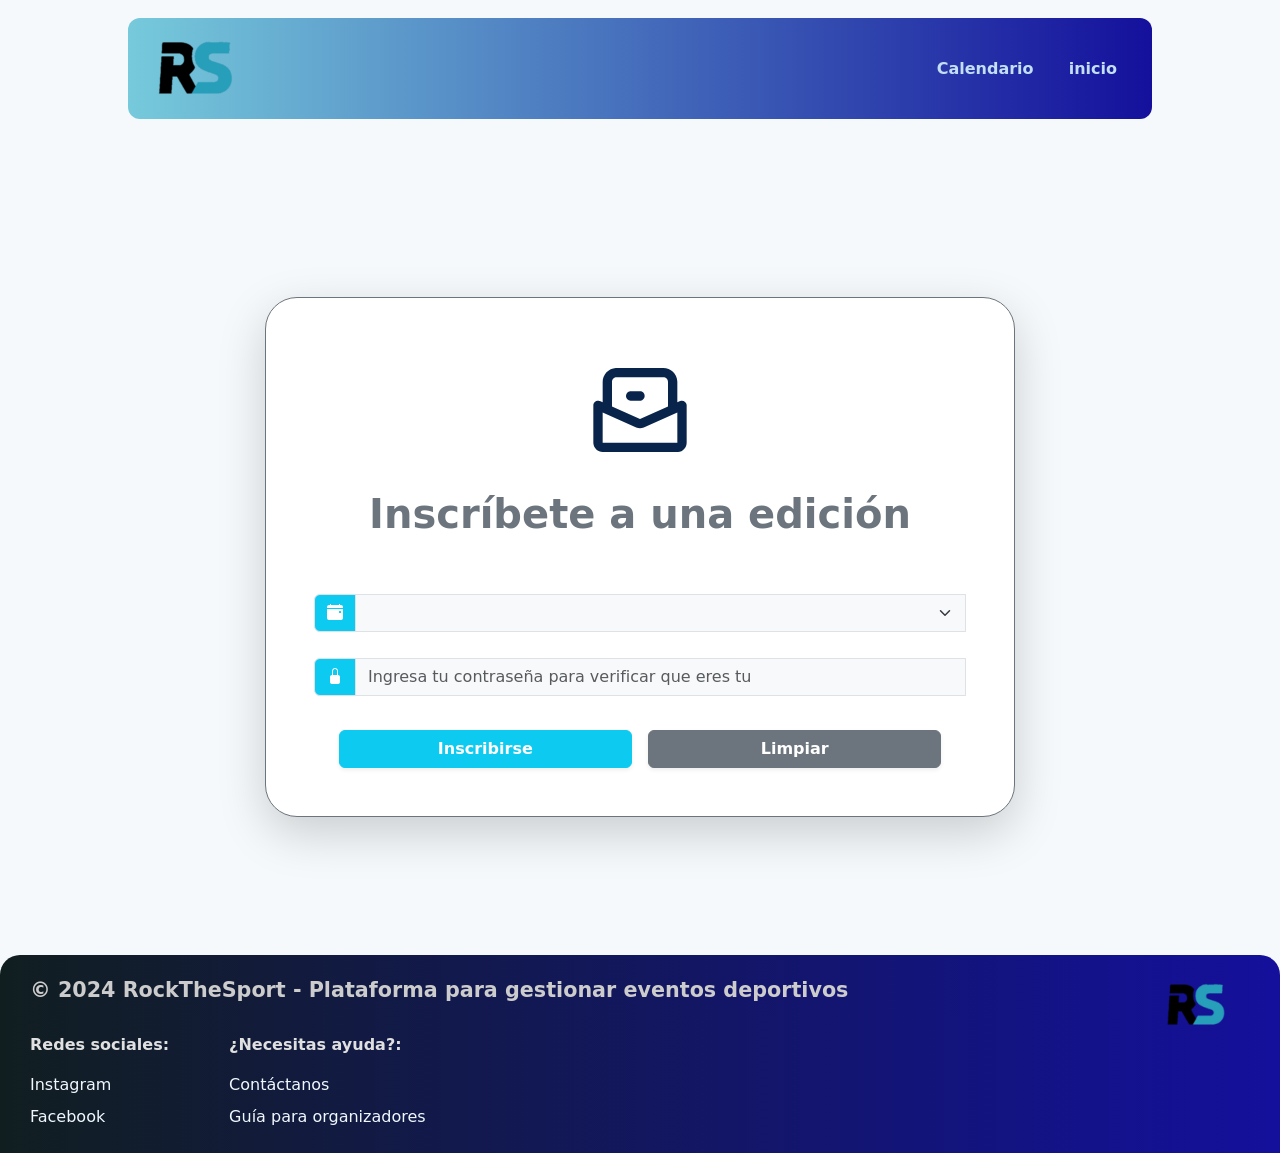
<file: HTML/InscripEven.html>
<!DOCTYPE html>
<html lang="es">
<head>
    <meta charset="UTF-8">
    <meta name="viewport" content="width=device-width, initial-scale=1.0">
    <title>Inscripciones</title>
    <script src="../JavaScript/InscriptEven.js?v=123"></script>
    <link href="https://cdn.jsdelivr.net/npm/bootstrap@5.3.8/dist/css/bootstrap.min.css" rel="stylesheet" integrity="sha384-sRIl4kxILFvY47J16cr9ZwB07vP4J8+LH7qKQnuqkuIAvNWLzeN8tE5YBujZqJLB" crossorigin="anonymous">
    <link rel="stylesheet" href="https://cdn.jsdelivr.net/npm/bootstrap-icons/font/bootstrap-icons.css">
    <link rel="stylesheet" href="../CSS/Formularios.css">

</head>
<body class="d-flex flex-column min-vh-100">

    <header>
        <a href="../Index.html"><img src="../IMG/LogoRTS.png" alt="LogoRTS" id="LogoRTS"></a>
        <nav>
            <a href="Calendario.html">Calendario</a>
            <a href="../Index.html">inicio</a>
        </nav>
    </header>
    <main class="flex-fill">
        <section class="d-flex justify-content-center my-5">
            <h2 class="visually-hidden">Formulario de inscripción</h2>
            <form action="post"
                id="formInscripcion"
                class="needs-validation border border-secondary bg-white p-5 rounded-5 text-secondary shadow-lg"
                style="width: 90vh;"
                novalidate>

                <div class="d-flex justify-content-center my-2">
                    <img src="../IMG/invite-.svg" alt="login-icon" style="height: 7rem">
                </div>

                <div class="text-center fs-1 fw-bold mb-4">
                    Inscríbete a una edición
                </div>

                <div class="input-group mt-3">
                    <span class="input-group-text bg-info text-white">
                        <i class="bi bi-calendar-event-fill"></i>
                    </span>
                <Select name="evento" id="evento" class="form-select bg-light">
                    
                </Select>
                    <div class="invalid-tooltip">
                        Selecciona un evento
                    </div>
                </div>

                <div class="input-group mt-3">
                    <span class="input-group-text bg-info text-white">
                        <i class="bi bi-lock-fill"></i>
                    </span>
                    <input type="password"
                        name="ConfirmIncripcion"
                        id="ConfirmIncripcion"
                        class="form-control bg-light"
                        placeholder="Ingresa tu contraseña para verificar que eres tu"
                        required>
                    <div class="invalid-tooltip">
                        Debes ingresar tu contraseña
                    </div>
                </div>

                <div class="d-flex gap-3 justify-content-center mt-4">
                    <input type="submit"
                        class="btn btn-info text-white fw-semibold shadow-sm"
                        id="inscribirse"
                        value="Inscribirse"
                        style="width: 45%;">

                    <input type="reset"
                        class="btn btn-secondary fw-semibold shadow-sm"
                        value="Limpiar"
                        style="width: 45%;">
                </div>

            </form>
        </section>
    </main>
    <footer class="mt auto">
        <div>
            <p><strong>© 2024 RockTheSport - Plataforma para gestionar eventos deportivos</strong></p>
        </div>
        <nav class="footer-nav">
            <ul>
                <li class="footer-title">Redes sociales:</li>
                <li><a href="https://www.instagram.com/rockthesport/?hl=es">Instagram</a></li>
                <li><a href="#">Facebook</a></li>
            </ul>
            <ul>
                <li class="footer-title">¿Necesitas ayuda?:</li>
                <li><a href="#">Contáctanos</a></li>
                <li><a href="GuiaOrganizador.html">Guía para organizadores</a></li>
            </ul>
        </nav>
        <img src="../IMG/LogoRTS.png" alt="Logo RocktheSport">
    </footer>
</body>
</html>
</file>
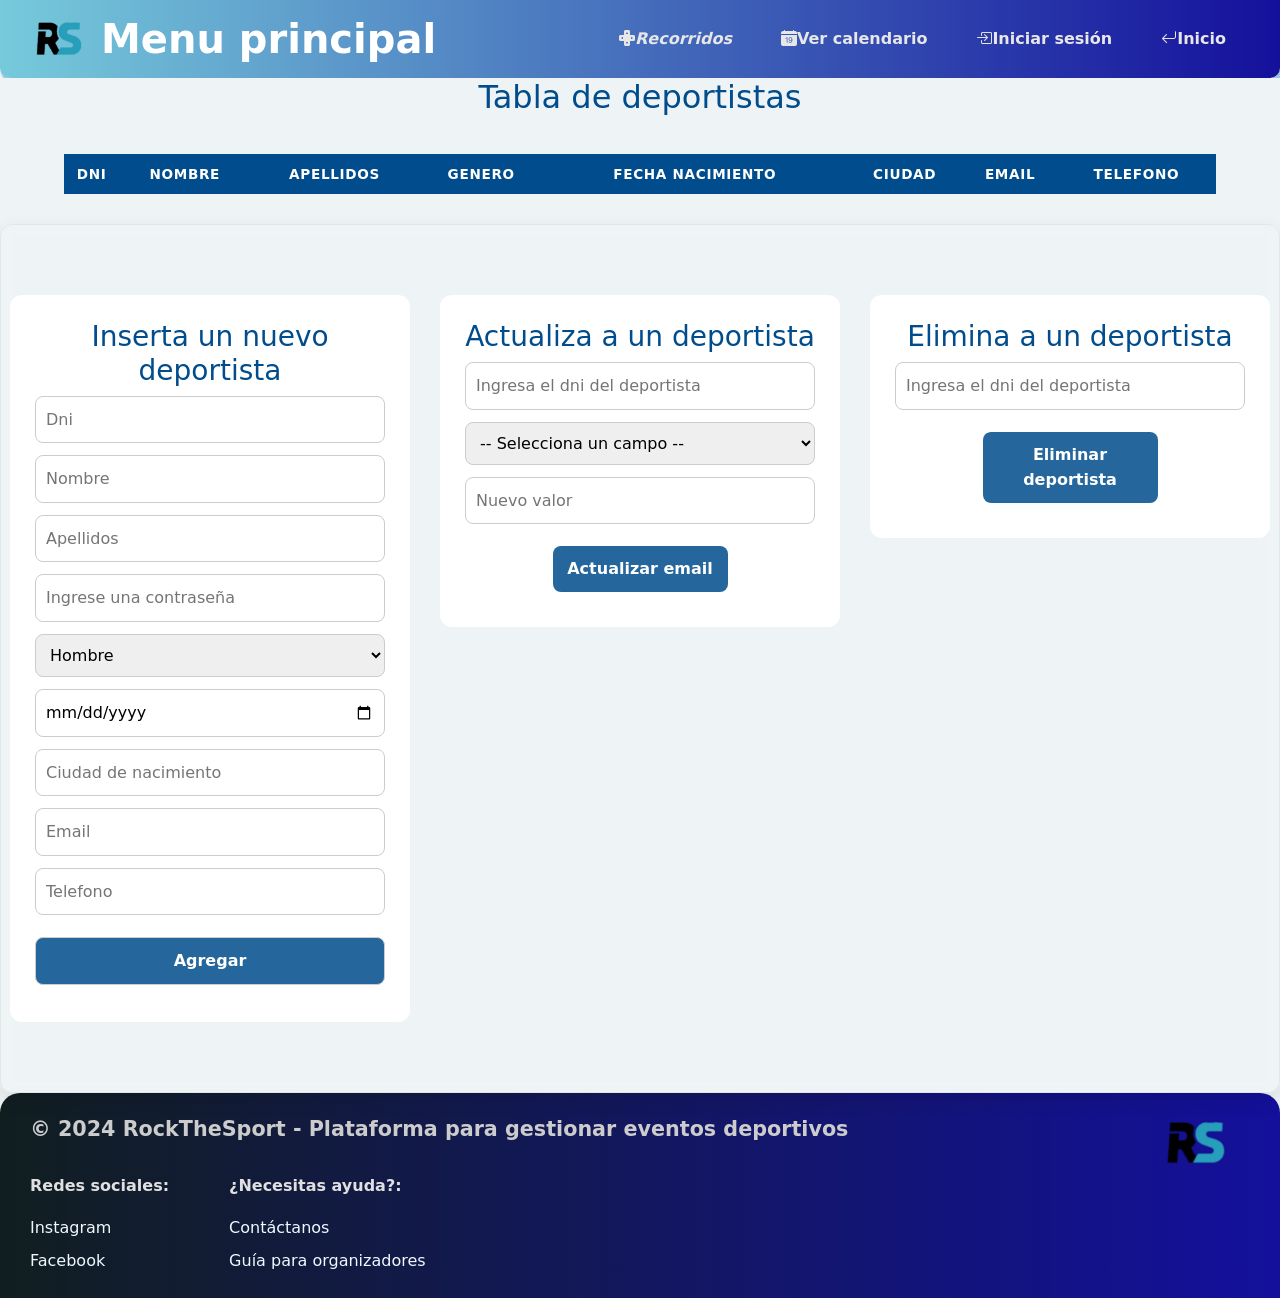
<file: HTML/PanelDeGestion.html>
<!DOCTYPE html>
<html lang="es">
<head>
    <meta charset="UTF-8">
    <meta name="viewport" content="width=device-width, initial-scale=1.0">
    <title>PanelDeGestion</title>
    <script src="../JavaScript/PanelDeGestion.js"></script>
    <link href="https://cdn.jsdelivr.net/npm/bootstrap@5.3.8/dist/css/bootstrap.min.css" rel="stylesheet" integrity="sha384-sRIl4kxILFvY47J16cr9ZwB07vP4J8+LH7qKQnuqkuIAvNWLzeN8tE5YBujZqJLB" crossorigin="anonymous">
    <link rel="stylesheet" href="https://cdn.jsdelivr.net/npm/bootstrap-icons/font/bootstrap-icons.css">
    <link rel="stylesheet" href="../CSS/PanelDeGestion.css">
</head>
<body class="d-flex flex-column min-vh-100">
    <header>
        <div>
            <div class="d-flex align-items-center gap-3">
                <img id="logo" src="../IMG/LogoRTS.png" alt="Logo de RockTheSport">
                <h1 class="m-0 fw-bold display-6 text-white">Menu principal</h1>
            </div>
        </div>
        <nav class="navbar navbar-expand-md navbar-dark p-0" id="navegacion">
            <div class="container-fluid">
                <button class="navbar-toggler" type="button" data-bs-toggle="collapse" data-bs-target="#Menu">
                    <span class="navbar-toggler-icon"></span>
                </button>

                <div class="collapse navbar-collapse" id="Menu">
                    <div class="navbar-nav">
                        <a href="Recorridos.html" class="nav-link bi bi-dpad-fill"><i>Recorridos</i></a>
                        <a href="Calendario.html" class="nav-link bi bi-calendar-date-fill">Ver calendario</a>
                        <a href="InicioSesion.html" id="iniciarSesion" class="nav-link bi bi-box-arrow-in-right">Iniciar sesión</a>
                        <a href="../Index.html" class="nav-link bi bi-arrow-return-left">Inicio</a>
                        <a href="Perfil.html" id="Perfil" class="nav-link bi bi-person-fill">Ver perfil</a>
                    </div>
                </div>
            </div>
        </nav>
    </header>

    <main class="flex-fill">
        <section>
            <h2>Tabla de deportistas</h2>
            <div class="tabla">
                <table>
                    <thead>
                        <tr>
                            <th>Dni</th>
                            <th>Nombre</th>
                            <th>Apellidos</th>
                            <th>Genero</th>
                            <th>Fecha Nacimiento</th>
                            <th>Ciudad</th>
                            <th>Email</th>
                            <th>Telefono</th>
                        </tr>
                    </thead>
                    <tbody id="trDeportistas">

                    </tbody>
                </table>                
            </div>
            <div class="panel">
                <div class="formulario">
                    <form id="insertForm">
                        <h3>Inserta un nuevo deportista</h3>
                        <input type="text" placeholder="Dni" id="dni">
                        <input type="text" placeholder="Nombre" id="nombre">
                        <input type="text" placeholder="Apellidos" id="apellidos">
                        <input type="password" id="contrasena" placeholder="Ingrese una contraseña">
                        <select name="genero" id="genero">
                            <option value="Hombre">Hombre</option>
                            <option value="Mujer">Mujer</option>
                            <option value="Otros">Otros</option>
                        </select>
                        <input type="date" id="fechaNac">
                        <input type="text" placeholder="Ciudad de nacimiento" id="ciudadNac">
                        <input type="text" placeholder="Email" id="email">
                        <input type="text" placeholder="Telefono" id="telefono">
                        <input type="submit" class="boton" id="insertar" value="Agregar">
                    </form>
                </div>
                <div class="formulario">
                    <form id="pathForm">
                        <h3>Actualiza a un deportista</h3>
                        <input type="text" placeholder="Ingresa el dni del deportista" id="dniActualizar">
                        
                        <select id="campoActualizar">
                            <option value="">-- Selecciona un campo --</option>
                            <option value="Nombre">Nombre</option>
                            <option value="Apellido">Apellido</option>
                            <option value="Email">Email</option>
                            <option value="Telefono">Teléfono</option>
                            <option value="CiudadNac">Ciudad de nacimiento</option>
                        </select>

                        <input type="text" id="nuevoValor" placeholder="Nuevo valor">
                        <button id="actualizar" class="boton">Actualizar email</button>
                    </form>      
                </div>
                <div class="formulario">
                    <form id="deleteForm">
                        <h3>Elimina a un deportista</h3>
                        <input type="text" placeholder="Ingresa el dni del deportista" id="dniDelete">
                        <button onclick="eliminarDeportista(event)" class="boton">Eliminar deportista</button>
                    </form>                   
                </div>
            </div>
        </section>
    </main>

    <footer class="mt-auto">
        <div>
            <p><strong>© 2024 RockTheSport - Plataforma para gestionar eventos deportivos</strong></p>
        </div>
        <nav class="footer-nav">
            <ul>
                <li class="footer-title">Redes sociales:</li>
                <li><a href="https://www.instagram.com/rockthesport/?hl=es">Instagram</a></li>
                <li><a href="#">Facebook</a></li>
            </ul>
            <ul>
                <li class="footer-title">¿Necesitas ayuda?:</li>
                <li><a href="#">Contáctanos</a></li>
                <li><a href="GuiaOrganizador.html">Guía para organizadores</a></li>
            </ul>
        </nav>
        <img src="../IMG/LogoRTS.png" alt="Logo RocktheSport">
    </footer>

</body>
</html>
</file>
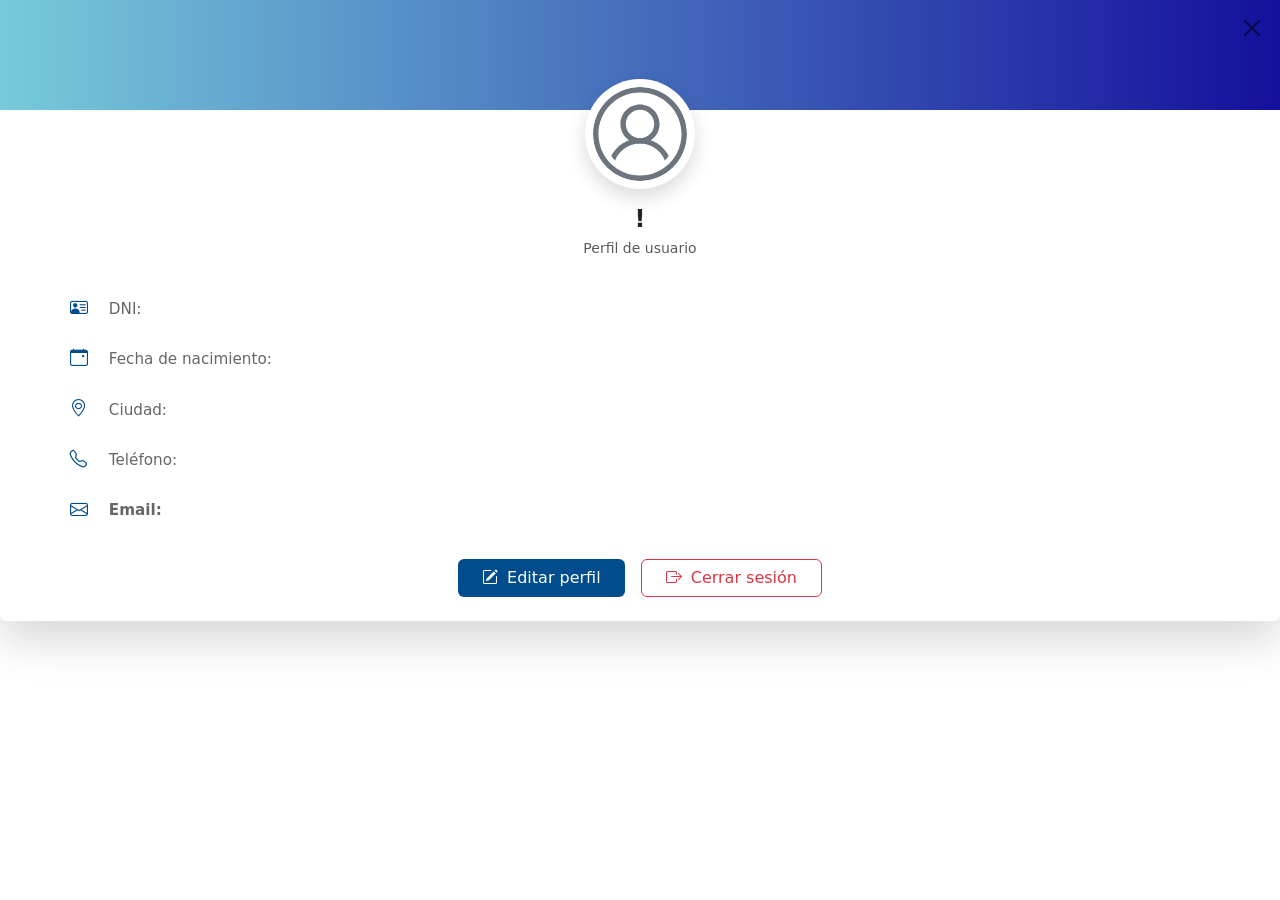
<file: HTML/Perfil.html>
<!DOCTYPE html>
<html lang="en">
<head>
    <meta charset="UTF-8">
    <meta name="viewport" content="width=device-width, initial-scale=1.0">
    <title>Perfil</title>
    <link href="https://cdn.jsdelivr.net/npm/bootstrap@5.3.8/dist/css/bootstrap.min.css" rel="stylesheet" integrity="sha384-sRIl4kxILFvY47J16cr9ZwB07vP4J8+LH7qKQnuqkuIAvNWLzeN8tE5YBujZqJLB" crossorigin="anonymous">
    <link rel="stylesheet" href="https://cdn.jsdelivr.net/npm/bootstrap-icons/font/bootstrap-icons.css">
    <link rel="stylesheet" href="../CSS/Perfil.css">
    <script src="../JavaScript/Perfil.js"></script>
</head>
<body>
    <main>
        <div class="card profile-card shadow-lg border-0 position-relative">

            <a href="../Index.html" class="btn-close position-absolute top-0 end-0 m-3"></a>

            <div class="profile-header"></div>

            <div class="card-body text-center p-4">

                <div class="profile-avatar">
                    <img src="../IMG/login-icon.svg" alt="PerfilImg">
                </div>

                <h4 class="fw-bold mt-3 mb-1" id="userName">!</h4>
                <p class="text-muted small mb-4">Perfil de usuario</p>

                <ul class="list-group list-group-flush text-start">

                    <li class="list-group-item container">
                        <i class="bi bi-person-vcard me-2"></i>
                        <span>DNI: </span>
                        <strong id="dni"></strong>
                    </li>

                    <li class="list-group-item container">
                        <i class="bi bi-calendar-event me-2"></i>
                        <span>Fecha de nacimiento: </span>
                        <strong id="fecha"></strong>
                    </li>
                    <li class="list-group-item container">
                        <i class="bi bi-geo-alt me-2"></i>
                        <span>Ciudad: </span>
                        <strong id="ciudad"></strong>
                    </li>
                    <li class="list-group-item container">
                        <i class="bi bi-telephone me-2"></i>
                        <span>Teléfono: </span>
                        <strong id="telefono"></strong>
                    </li>
                    <li class="list-group-item container">
                        <i class="bi bi-envelope me-2"></i>
                        <span><Strong>Email: </Strong></span>
                        <strong id="email"></strong>
                    </li>
                </ul>

                <div class="d-flex justify-content-center gap-3 mt-4">
                    <button class="btn btn-primary px-4">
                        <i class="bi bi-pencil-square me-1"></i>
                        Editar perfil
                    </button>
                    <button class="btn btn-outline-danger px-4" id="cerrarSesion">
                        <i class="bi bi-box-arrow-right me-1"></i>
                        Cerrar sesión
                    </button>
                </div>

            </div>
        </div>
    </main>
</body>
</html>
</file>
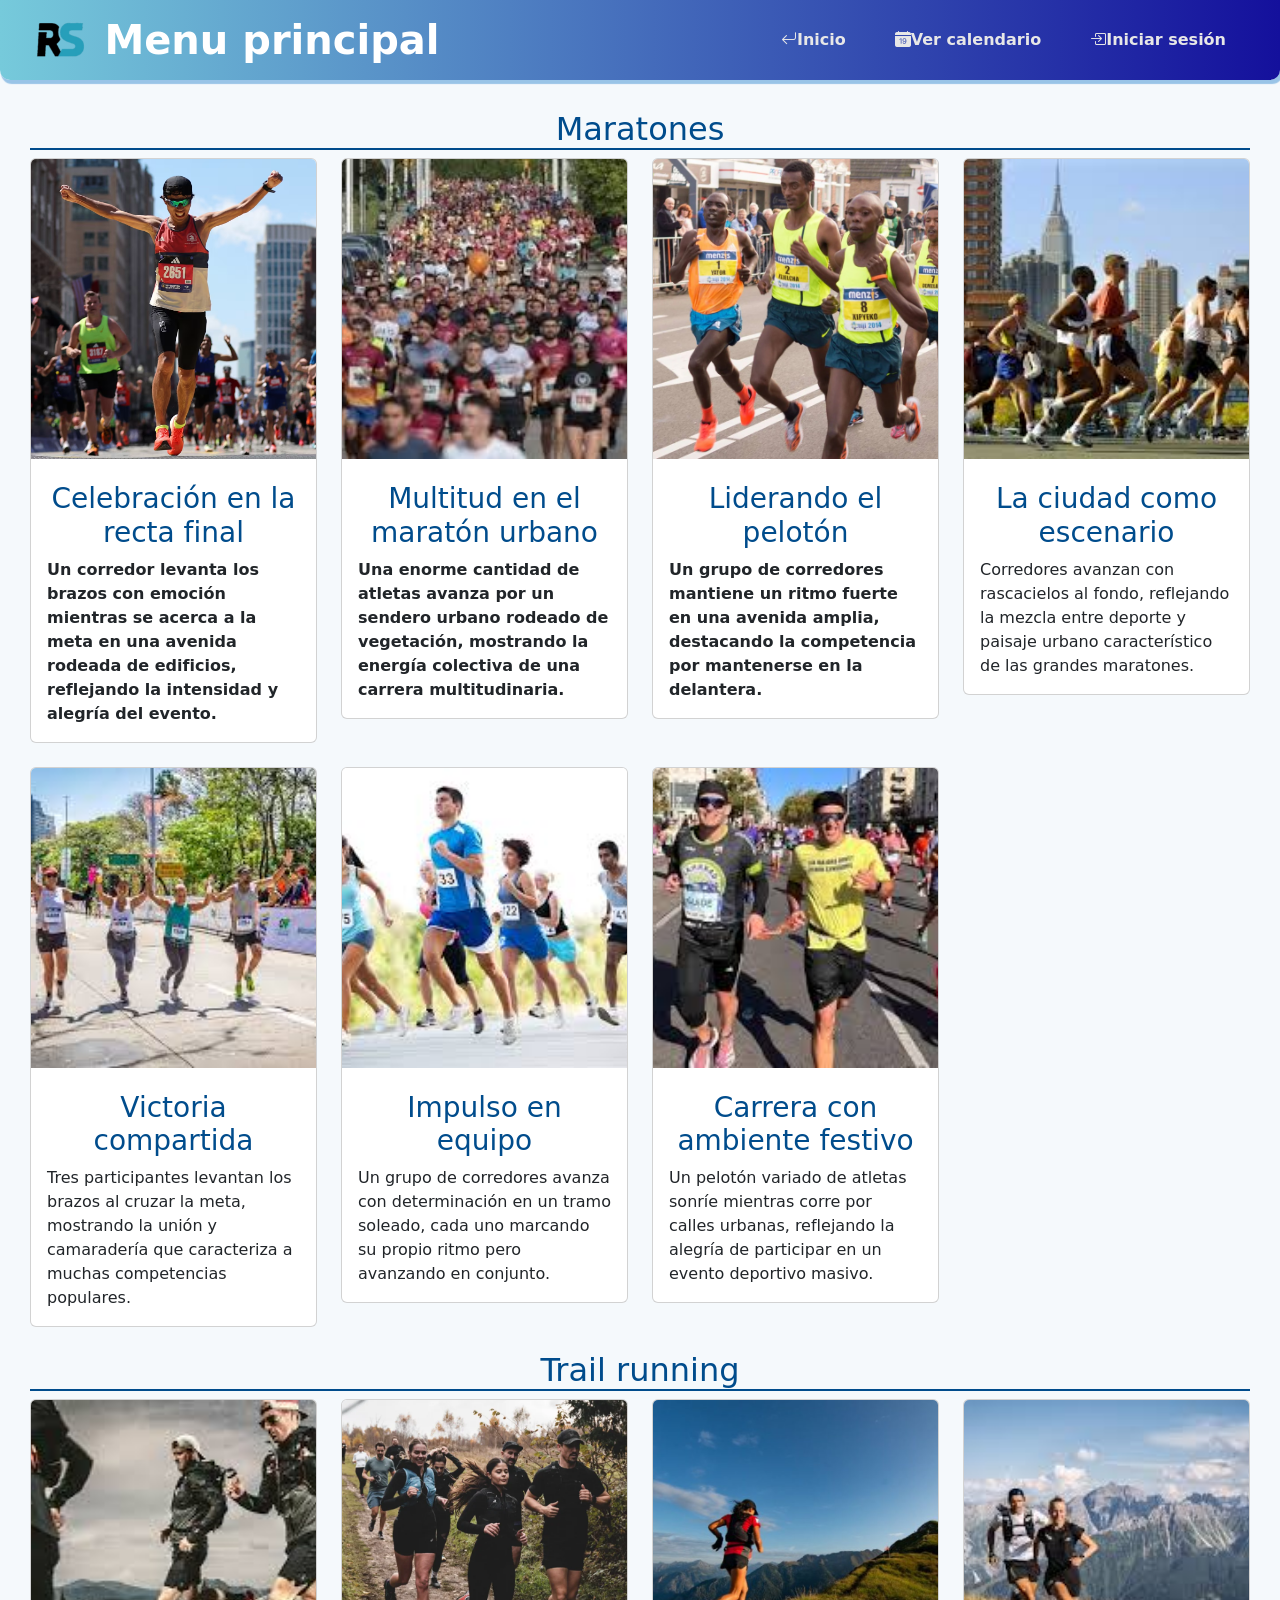
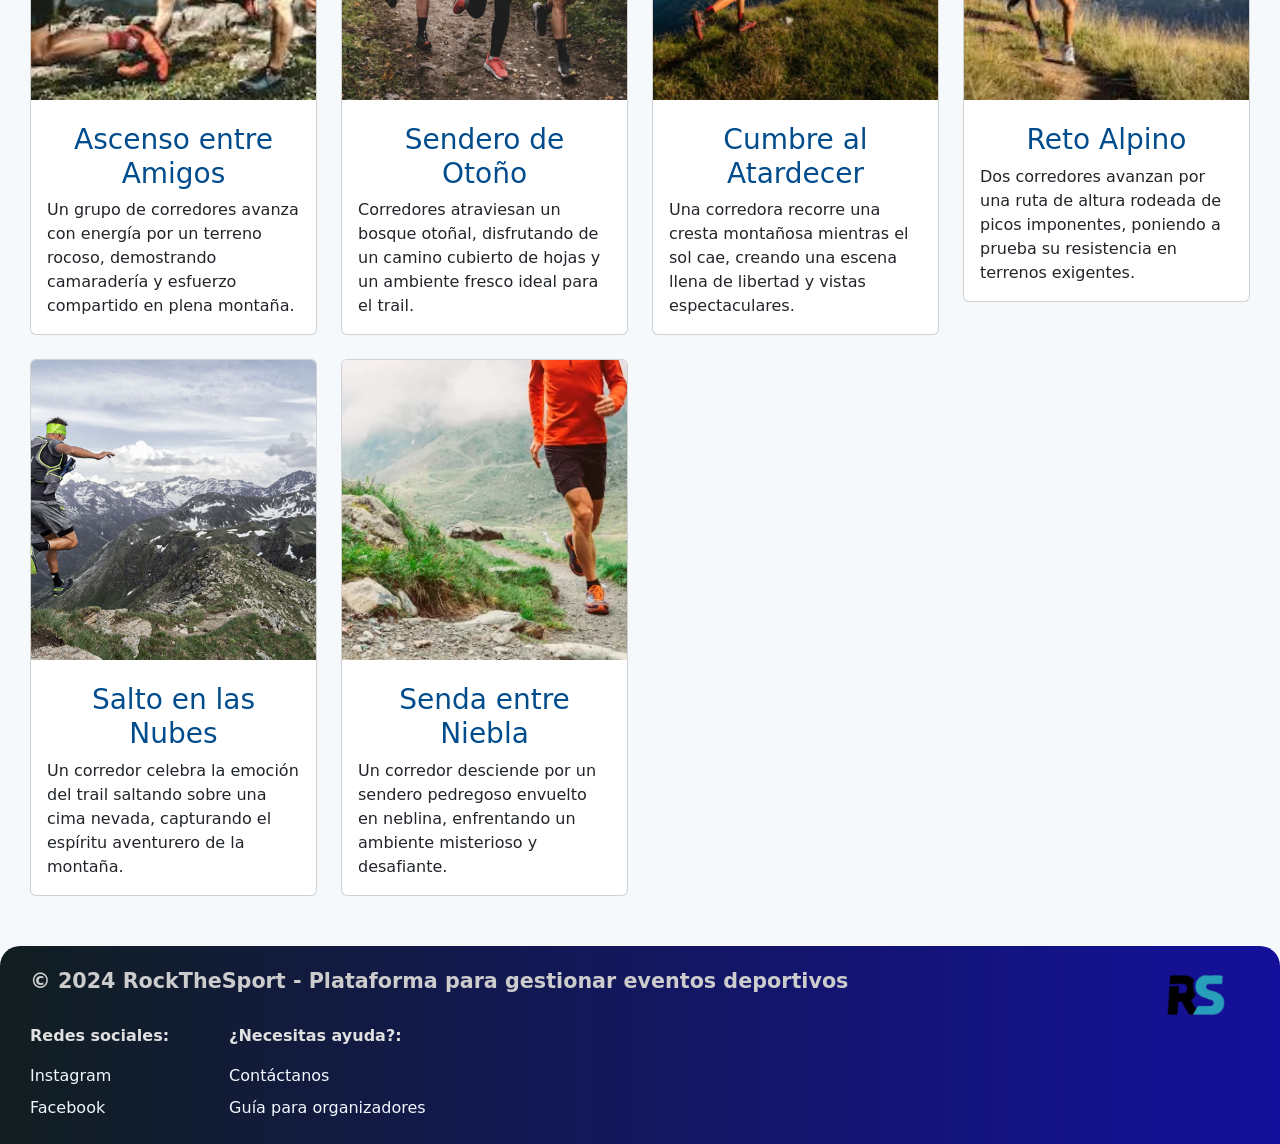
<file: HTML/Recorridos.html>
<!DOCTYPE html>
<html lang="es">
<head>
    <meta charset="UTF-8">
    <meta name="viewport" content="width=device-width, initial-scale=1.0">
    <link href="https://cdn.jsdelivr.net/npm/bootstrap@5.3.2/dist/css/bootstrap.min.css" rel="stylesheet">
    <link rel="stylesheet" href="https://cdn.jsdelivr.net/npm/bootstrap-icons/font/bootstrap-icons.css">
    <link rel="stylesheet" href="../CSS/Recorridos.css?v=123">
    <title>Recorridos</title>

    <Script src="../JavaScript/Recorridos.js"></Script>

</head>
<body>
    <header>
        <div>
            <div class="d-flex align-items-center gap-3">
                <img id="logo" src="../IMG/LogoRTS.png" alt="Logo de RockTheSport">
                <h1 class="m-0 fw-bold display-6 text-white">Menu principal</h1>
            </div>
        </div>
        <nav class="navbar navbar-expand-md navbar-dark p-0" id="navegacion">
            <div class="container-fluid">
                <button class="navbar-toggler" type="button" data-bs-toggle="collapse" data-bs-target="#Menu">
                    <span class="navbar-toggler-icon"></span>
                </button>

                <div class="collapse navbar-collapse" id="Menu">
                    <div class="navbar-nav">
                        <a href="../Index.html" class="nav-link bi bi-arrow-return-left">Inicio</a>
                        <a href="Calendario.html" class="nav-link bi bi-calendar-date-fill">Ver calendario</a>
                        <a href="InicioSesion.html" id="iniciarSesion" class="nav-link bi bi-box-arrow-in-right">Iniciar sesión</a>
                        <a href="Perfil.html" id="Perfil" class="nav-link bi bi-person-fill">Ver perfil</a>
                    </div>
                </div>
            </div>
        </nav>
    </header>
    <main>
        <section id="Maraton" class="w-100 my-4">
            <h2>Maratones</h2>
            <div class="row g-4">
                <div class="col-12 col-lg-3 col-md-4">
                    <article class="card">
                        <img src="../IMG/Maraton2.jpeg" class="card-img-top" alt="Corredor levantando los brazos cerca de la meta">
                        <div class="card-body">
                            <h3 class="card-title">Celebración en la recta final</h3>
                            <p class="card-text fw-semibold">Un corredor levanta los brazos con emoción mientras se acerca a la meta en una avenida rodeada de edificios, reflejando la intensidad y alegría del evento.</p>
                        </div>
                    </article>
                </div>

                <div class="col-12 col-lg-3 col-md-4">
                    <article class="card">
                        <img src="../IMG/Maraton3.jpeg" class="card-img-top" alt="Multitud de corredores en sendero urbano">
                        <div class="card-body">
                            <h3 class="card-title">Multitud en el maratón urbano</h3>
                            <p class="card-text fw-semibold">Una enorme cantidad de atletas avanza por un sendero urbano rodeado de vegetación, mostrando la energía colectiva de una carrera multitudinaria.</p>
                        </div>
                    </article>
                </div>

                <div class="col-12 col-lg-3 col-md-4">
                    <article class="card">
                        <img src="../IMG/Maraton4.jpeg" class="card-img-top" alt="Grupo liderando el pelotón">
                        <div class="card-body">
                            <h3 class="card-title">Liderando el pelotón</h3>
                            <p class="card-text fw-semibold">Un grupo de corredores mantiene un ritmo fuerte en una avenida amplia, destacando la competencia por mantenerse en la delantera.</p>
                        </div>
                    </article>                    
                </div>

                <div class="col-12 col-lg-3 col-md-4">
                    <article class="card">
                        <img src="../IMG/Maraton5.jpeg" class="card-img-top" alt="Corredores con rascacielos de fondo">
                        <div class="card-body">
                            <h3 class="card-title">La ciudad como escenario</h3>
                            <p class="card-text">Corredores avanzan con rascacielos al fondo, reflejando la mezcla entre deporte y paisaje urbano característico de las grandes maratones.</p>
                        </div>
                    </article>                    
                </div>

                <div class="col-12 col-lg-3 col-md-4">
                    <article class="card">
                        <img src="../IMG/Maraton6.jpeg" class="card-img-top" alt="Tres participantes celebrando al cruzar la meta">
                        <div class="card-body">
                            <h3 class="card-title">Victoria compartida</h3>
                            <p class="card-text">Tres participantes levantan los brazos al cruzar la meta, mostrando la unión y camaradería que caracteriza a muchas competencias populares.</p>
                        </div>
                    </article>                   
                </div>

                <div class="col-12 col-lg-3 col-md-4">
                    <article class="card">
                        <img src="../IMG/Maraton7.jpeg" class="card-img-top" alt="Grupo de corredores avanzando bajo el sol">
                        <div class="card-body">
                            <h3 class="card-title">Impulso en equipo</h3>
                            <p class="card-text">Un grupo de corredores avanza con determinación en un tramo soleado, cada uno marcando su propio ritmo pero avanzando en conjunto.</p>
                        </div>
                    </article>                   
                </div>

                <div class="col-12 col-lg-3 col-md-4">
                    <article class="card">
                        <img src="../IMG/Maraton8.jpeg" class="card-img-top" alt="Pelotón de atletas sonrientes corriendo por la ciudad">
                        <div class="card-body">
                            <h3 class="card-title">Carrera con ambiente festivo</h3>
                            <p class="card-text">Un pelotón variado de atletas sonríe mientras corre por calles urbanas, reflejando la alegría de participar en un evento deportivo masivo.</p>
                        </div>
                    </article>                    
                </div>
            </div>
        </section>
        <section id="Trail">
            <h2>Trail running</h2>
            <div class="row g-4">
                <div class="col-12 col-lg-3 col-md-4">
                    <article class="card">
                        <img src="../IMG/Trail1.jpeg" class="card-img-top" alt="Grupo subiendo por terreno rocoso">
                        <div class="card-body">
                            <h3 class="card-title">Ascenso entre Amigos</h3>
                            <p class="card-text">Un grupo de corredores avanza con energía por un terreno rocoso, demostrando camaradería y esfuerzo compartido en plena montaña.</p>
                        </div>
                    </article>                    
                </div>               

                <div class="col-12 col-lg-3 col-md-4">
                    <article class="card">
                        <img src="../IMG/Trail2.webp" class="card-img-top" alt="Corredores atravesando bosque otoñal">
                        <div class="card-body">
                            <h3 class="card-title">Sendero de Otoño</h3>
                            <p class="card-text">Corredores atraviesan un bosque otoñal, disfrutando de un camino cubierto de hojas y un ambiente fresco ideal para el trail.</p>
                        </div>
                    </article>                    
                </div>

                <div class="col-12 col-lg-3 col-md-4">
                    <article class="card">
                        <img src="../IMG/Trail3.jpg" class="card-img-top" alt="Corredora en cresta montañosa al atardecer">
                        <div class="card-body">
                            <h3 class="card-title">Cumbre al Atardecer</h3>
                            <p class="card-text">Una corredora recorre una cresta montañosa mientras el sol cae, creando una escena llena de libertad y vistas espectaculares.</p>
                        </div>
                    </article>                    
                </div>

                <div class="col-12 col-lg-3 col-md-4">
                    <article class="card">
                        <img src="../IMG/Trail4.jpeg" class="card-img-top" alt="Dos corredores en ruta de altura">
                        <div class="card-body">
                            <h3 class="card-title">Reto Alpino</h3>
                            <p class="card-text">Dos corredores avanzan por una ruta de altura rodeada de picos imponentes, poniendo a prueba su resistencia en terrenos exigentes.</p>
                        </div>
                    </article>                    
                </div>

                <div class="col-12 col-lg-3 col-md-4">
                    <article class="card">
                        <img src="../IMG/Trail5.jpg" class="card-img-top" alt="Corredor saltando sobre cima nevada">
                        <div class="card-body">
                            <h3 class="card-title">Salto en las Nubes</h3>
                            <p class="card-text">Un corredor celebra la emoción del trail saltando sobre una cima nevada, capturando el espíritu aventurero de la montaña.</p>
                        </div>
                    </article>                    
                </div>

                <div class="col-12 col-lg-3 col-md-4">
                    <article class="card">
                        <img src="../IMG/Trail6.jpeg" class="card-img-top" alt="Corredor descendiendo por sendero con niebla">
                        <div class="card-body">
                            <h3 class="card-title">Senda entre Niebla</h3>
                            <p class="card-text">Un corredor desciende por un sendero pedregoso envuelto en neblina, enfrentando un ambiente misterioso y desafiante.</p>
                        </div>
                    </article>                     
                </div>   
            </div>
        </section>
    </main>
    <footer>
        <div>
            <p><strong>© 2024 RockTheSport - Plataforma para gestionar eventos deportivos</strong></p>
        </div>
        <nav class="footer-nav">
            <ul>
                <li class="footer-title">Redes sociales:</li>
                <li><a href="https://www.instagram.com/rockthesport/?hl=es">Instagram</a></li>
                <li><a href="#">Facebook</a></li>
            </ul>
            <ul>
                <li class="footer-title">¿Necesitas ayuda?:</li>
                <li><a href="#">Contáctanos</a></li>
                <li><a href="GuiaOrganizador.html">Guía para organizadores</a></li>
            </ul>
        </nav>
        <img src="../IMG/LogoRTS.png" alt="Logo RocktheSport">
    </footer>

    <script src="https://cdn.jsdelivr.net/npm/bootstrap@5.3.3/dist/js/bootstrap.bundle.min.js"></script>

</body>
</html>
</file>
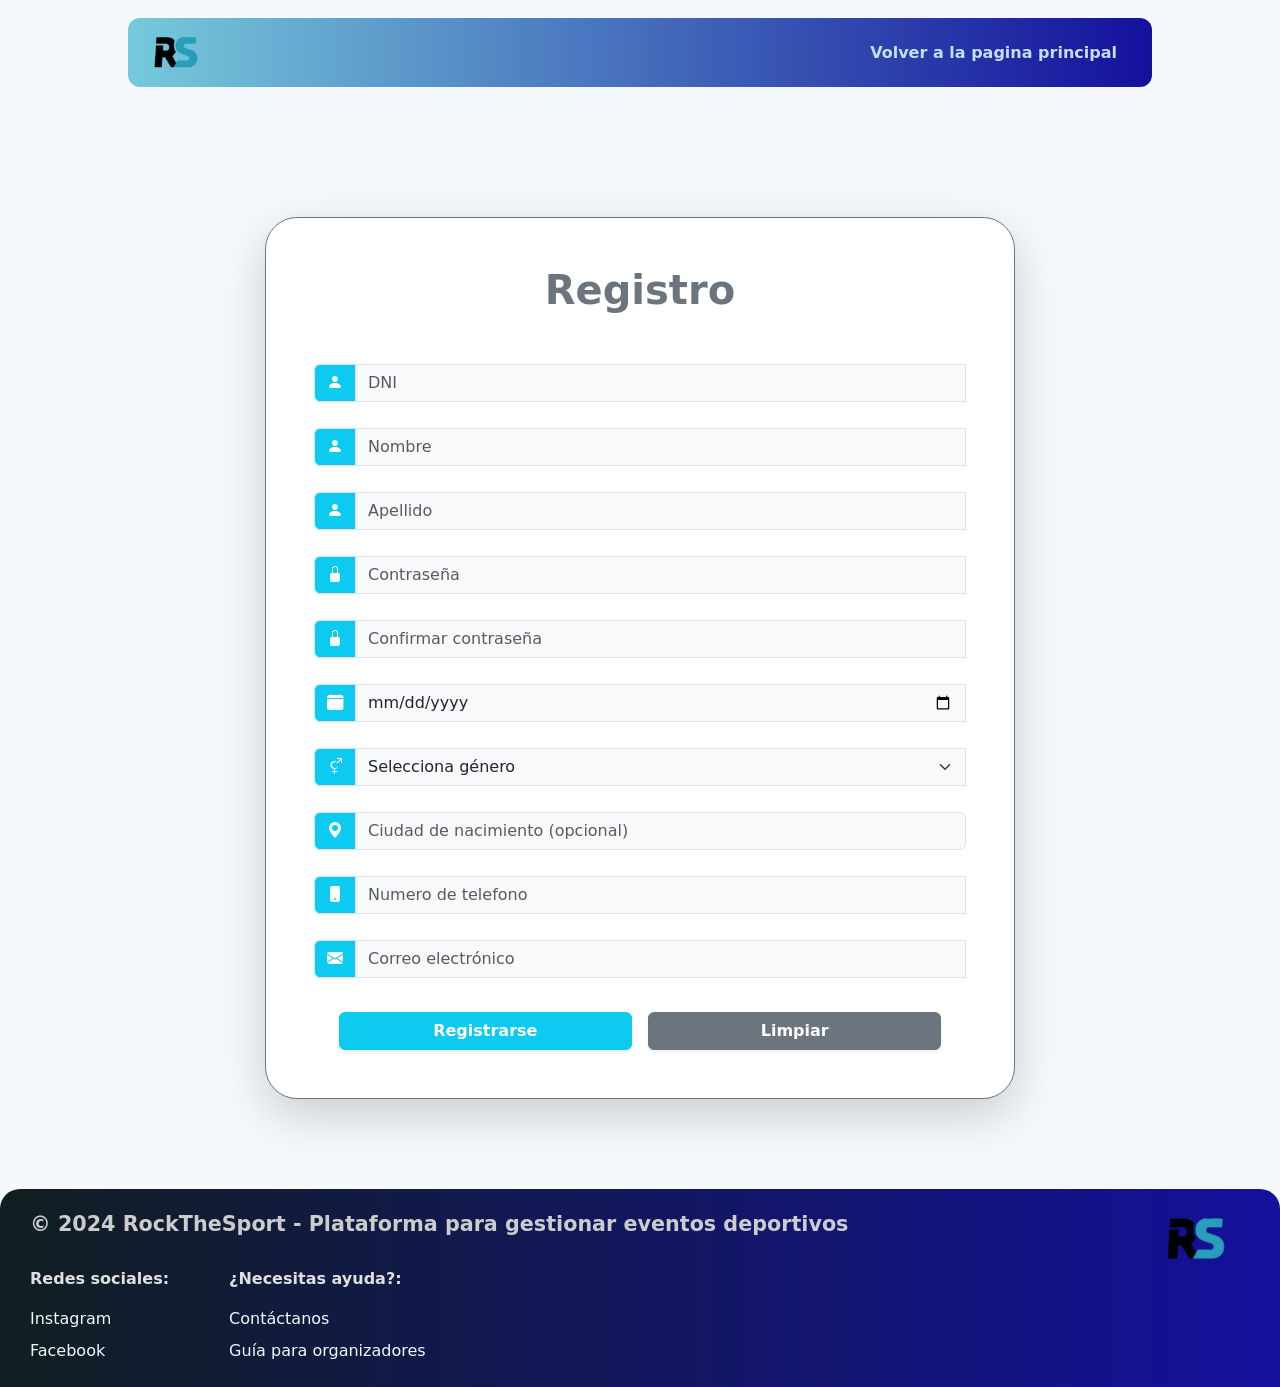
<file: HTML/Registro.html>
<!DOCTYPE html>
<html lang="es">
<head>
    <meta charset="UTF-8">
    <meta name="viewport" content="width=device-width, initial-scale=1.0">
    <title>Registro</title>
    <link rel="icon" href="../IMG/Icon.png" type="imgage/x-icon">
    <link href="https://cdn.jsdelivr.net/npm/bootstrap@5.2.0/dist/css/bootstrap.min.css" rel="stylesheet" integrity="sha384-gH2yIJqKdNHPEq0n4Mqa/HGKIhSkIHeL5AyhkYV8i59U5AR6csBvApHHNl/vI1Bx" crossorigin="anonymous"> 
    <link rel="stylesheet" href="https://cdn.jsdelivr.net/npm/bootstrap-icons/font/bootstrap-icons.css">
    <link rel="stylesheet" href="../CSS/Formularios.css">
    <script src="../JavaScript/Registro.js" defer></script>
    
</head>
<body>
    <header>
        <img src="../IMG/LogoRTS.png" alt="Logo rock the sport" id="Logo">
        <nav>
            <a href="../Index.html" id="getback">Volver a la pagina principal</a>
        </nav>
    </header>
    <main>
        <section class="d-flex justify-content-center">
            <form class="needs-validation border border-secondary bg-white p-5 rounded-5 text-secondary shadow-lg" style="width: 90vh;" novalidate>

                <h2 class="text-center fs-1 fw-bold mb-4">Registro</h2>

                <div class="input-group mt-3">
                    <span class="input-group-text bg-info text-white">
                        <i class="bi bi-person-fill"></i>
                    </span>
                    <input type="text"
                        class="form-control bg-light"
                        placeholder="DNI"
                        required
                        name="dni"
                        id="dni">
                    <div class="invalid-tooltip">
                        Por favor, ingresa su DNI
                    </div>
                </div>

                <div class="input-group mt-3">
                    <span class="input-group-text bg-info text-white">
                        <i class="bi bi-person-fill"></i>
                    </span>
                    <input type="text"
                        class="form-control bg-light"
                        placeholder="Nombre"
                        required
                        name="nombre"
                        id="nombre">
                    <div class="invalid-tooltip">
                        Por favor, ingresa su nombre
                    </div>
                </div>

                <div class="input-group mt-3">
                    <span class="input-group-text bg-info text-white">
                        <i class="bi bi-person-fill"></i>
                    </span>
                    <input type="text"
                        class="form-control bg-light"
                        placeholder="Apellido"
                        required
                        name="apellido"
                        id="apellido">
                    <div class="invalid-tooltip">
                        Por favor, ingresa tu apellido
                    </div>
                </div>

                <div class="input-group mt-3">
                    <span class="input-group-text bg-info text-white">
                        <i class="bi bi-lock-fill"></i>
                    </span>
                    <input type="password"
                        class="form-control bg-light"
                        placeholder="Contraseña"
                        required
                        name="contra"
                        id="contra">
                    <div class="invalid-tooltip">
                        Debes ingresar una contraseña
                    </div>
                </div>

                <div class="input-group mt-3">
                    <span class="input-group-text bg-info text-white">
                        <i class="bi bi-lock-fill"></i>
                    </span>
                    <input type="password"
                        class="form-control bg-light"
                        placeholder="Confirmar contraseña"
                        required
                        name="confirmcontra"
                        id="confirmcontra">
                    <div class="invalid-tooltip">
                        Las contraseñas deben coincidir
                    </div>
                </div>

                <div class="input-group mt-3">
                    <span class="input-group-text bg-info text-white">
                        <i class="bi bi-calendar-fill"></i>
                    </span>
                    <input type="date"
                        class="form-control bg-light"
                        required
                        name="fecha"
                        id="fecha">
                    <div class="invalid-tooltip">
                        Selecciona tu fecha de nacimiento
                    </div>
                </div>

                <div class="input-group mt-3">
                    <span class="input-group-text bg-info text-white">
                        <i class="bi bi-gender-ambiguous"></i>
                    </span>
                    <select name="genero"
                            id="genero"
                            class="form-select bg-light"
                            required>
                        <option value="">Selecciona género</option>
                        <option value="Hombre">Hombre</option>
                        <option value="Mujer">Mujer</option>
                        <option value="Otros">Otros</option>
                    </select>
                    <div class="invalid-tooltip">
                        Selecciona un género
                    </div>
                </div>

                <div class="input-group mt-3">
                    <span class="input-group-text bg-info text-white">
                        <i class="bi bi-geo-alt-fill"></i>
                    </span>
                    <input type="text"
                        name="ciudad"
                        id="ciudad"
                        class="form-control bg-light"
                        placeholder="Ciudad de nacimiento (opcional)">
                </div>

                <div class="input-group mt-3">
                    <span class="input-group-text bg-info text-white">
                        <i class="bi bi-phone-fill"></i>
                    </span>
                    <input type="tel"
                        class="form-control bg-light"
                        placeholder="Numero de telefono"
                        required
                        name="telefono"
                        id="telefono">
                    <div class="invalid-tooltip">
                        Por favor, un numero de telefono o
                    </div>
                </div>

                <div class="input-group mt-3">
                    <span class="input-group-text bg-info text-white">
                        <i class="bi bi-envelope-fill"></i>
                    </span>
                    <input type="email"
                        class="form-control bg-light"
                        placeholder="Correo electrónico"
                        required
                        name="email"
                        id="email">
                    <div class="invalid-tooltip">
                        Ingresa un correo válido
                    </div>
                </div>

                <div class="d-flex gap-3 justify-content-center mt-4">
                    <input type="submit"
                        class="btn btn-info text-white fw-semibold shadow-sm"
                        id="registrarse"
                        value="Registrarse"
                        style="width: 45%;">

                    <input type="reset"
                        class="btn btn-secondary fw-semibold shadow-sm"
                        value="Limpiar"
                        style="width: 45%;">
                </div>

            </form>
        </section>
    </main>
    <footer>
        <div>
            <p><strong>© 2024 RockTheSport - Plataforma para gestionar eventos deportivos</strong></p>
        </div>
        <nav class="footer-nav">
            <ul>
                <li class="footer-title">Redes sociales:</li>
                <li><a href="https://www.instagram.com/rockthesport/?hl=es">Instagram</a></li>
                <li><a href="#">Facebook</a></li>
            </ul>
            <ul>
                <li class="footer-title">¿Necesitas ayuda?:</li>
                <li><a href="#">Contáctanos</a></li>
                <li><a href="GuiaOrganizador.html">Guía para organizadores</a></li>
            </ul>
        </nav>
        <img src="../IMG/LogoRTS.png" alt="Logo RocktheSport">
    </footer>

    <script src="https://cdn.jsdelivr.net/npm/bootstrap@5.3.3/dist/js/bootstrap.bundle.min.js"></script>

</body>
</html>
</file>
<file: CSS/Index.css>
* {
  margin: 0;
  padding: 0;
  box-sizing: border-box;
}

body {
  background-color: #ebebeb;
  font-family: system-ui, -apple-system, BlinkMacSystemFont, "Segoe UI",
    Roboto, Oxygen, Ubuntu, Cantarell, "Open Sans", "Helvetica Neue", sans-serif;
  color: #333;
}

header {
  display: flex;
  width: 100%;
  align-items: center;
  justify-content: space-between;
  padding: 15px 30px;
  margin-bottom: 30px;
  background: linear-gradient(90deg, #76cadb 0%, #14109c 100%);
  color: #fff;
  border-bottom-left-radius: 10px;
  border-bottom-right-radius: 10px;
  box-shadow: 2px 3px 1px 1px #99c4e7;
}

.header-top {
  padding: 20px 30px;
}

#logo {
  width: 55px;
  height: auto;
}

header h1 {
  font-size: 4vh;
  font-weight: 700;
}

#navegacion a {
  display: inline-block;
  margin-left: 25px;
  padding: 8px 12px;
  text-decoration: none;
  color: #e7e7e7;
  font-weight: 600;
  border-radius: 5px;
  transition: transform 0.3s ease, box-shadow 0.3s ease;
}

#navegacion a:hover {
  background-color: #2537d6d3;
  color: #fff;
  transform: translateY(-3px);
  box-shadow: 0 10px 25px rgba(14, 10, 10, 0.185);
}

.carousel-inner img {
  width: 100%;
  height: 200px;
  object-fit: cover;
}

#articulos {
  background-color: #fff;
  padding: 25px 30px;
  border-radius: 12px;
  font-size: 21px;
}

#articulos h2 {
  margin-bottom: 25px;
  padding-bottom: 8px;
  border-bottom: 2px solid #27A2E1;
  color: #004C8C;
  font-weight: 700;
}

article {
  margin-bottom: 40px;
  padding-left: 15px;
  border-left: 4px solid #27A2E1;
}

article h3,
article h4 {
  margin: 6px 0 10px;
  color: #004C8C;
  font-weight: 700;
}

article p {
  margin-bottom: 22px;
  color: #444;
  line-height: 1.7;
}

article img {
  width: 400px;
  height: 250px;
  object-fit: cover;
  border-radius: 10px;
  border: 2px solid #27A2E1;
  box-shadow: 1px 1px 8px 2px gray;
}

article a {
  display: flex;
  justify-content: center;
  width: 14%;
  margin: 0 auto;
  padding: 8px 10px;
  text-decoration: none;
  background-color: #004C8C;
  color: #fff;
  font-size: 80%;
  font-weight: 700;
  border-radius: 15px;
  box-shadow: 1px 1px 8px 2px gray;
  transition: transform 0.3s ease, box-shadow 0.3s ease;
}

article a:hover {
  background-color: #27A2E1;
  transform: translateY(-6px);
  box-shadow: 0 10px 25px rgba(0, 0, 0, 0.15);
}

footer {
  display: flex;
  position: relative;
  flex-direction: column;
  padding: 20px 30px;
  background: linear-gradient(90deg,rgb(17, 30, 32) 0%,rgba(20, 16, 156, 1) 100%);
  color: #CCCCCC;
  border-top-left-radius: 20px;
  border-top-right-radius: 20px;
  font-size: 2.3vh;
}

footer div {
  margin-bottom: 7px;
}

.footer-nav {
  display: flex;
  width: 100%;
  gap: 60px;
  font-size: 16px;
}

.footer-nav ul {
  list-style: none;
  padding: 0;
  margin: 0;
}

.footer-title {
  font-weight: 700;
  color: #E0E0E0;
  margin-bottom: 8px;
}

.footer-nav a {
  color: aliceblue;
  text-decoration: none;
}

.footer-nav a:hover {
  text-decoration: underline;
}

.footer-nav li {
  padding: 4px 0;
}

footer img {
  position: absolute;
  right: 4%;
  width: 70px;
}

@media (max-width: 768px) {
  body {
    align-items: center;
  }

  header {
    width: 100%;
    flex-direction: column;
    align-items: center;
    text-align: center;
    gap: 10px;
  }

  header h1 {
    font-size: 1.3rem;
  }

  article img {
  width: 98%;
  height: 250px;
  object-fit: cover;
  border-radius: 10px;
  border: 2px solid #27A2E1;
  box-shadow: 1px 1px 8px 2px gray;
  }

  article a{
    width: 28%;
  }

  #logo {
    height: 45px;
  }

  main {
    width: 95%;
    margin: 30px auto;
    padding: 15px;
  }

  table {
    width: 100%;
    min-width: 600px;
  }

  main {
    overflow-x: auto;
  }

  caption,
  h2 {
    font-size: 1.3rem;
  }

  th,
  td {
    font-size: 0.9rem;
    padding: 8px 6px;
  }

  .buttons {
    display: block;
    width: 100%;
    margin: 10px auto;
    font-size: 1rem;
  }

  footer {
    font-size: 0.9rem;
  }

  .footer-nav {
    gap: 25px;
  }

  footer img {
    position: absolute;
    margin-top: 0px;
    align-self: center;
  }
}

@media (max-width: 480px) {
  header h1 {
    font-size: 1.1rem;
  }

  caption,
  h2 {
    font-size: 1.1rem;
  }

  article img {
  width: 98%;
  height: 250px;
  object-fit: cover;
  border-radius: 10px;
  border: 2px solid #27A2E1;
  box-shadow: 1px 1px 8px 2px gray;
}

  th,
  td {
    font-size: 0.8rem;
  }

  .buttons {
    font-size: 0.9rem;
    padding: 10px;
  }
}
</file>
<file: CSS/Recorridos.css>
* {
  margin: 0;
  padding: 0;
}

body {
  background-color: #F5F9FC;
  font-family: system-ui, -apple-system, BlinkMacSystemFont, 'Segoe UI', Roboto, Oxygen, Ubuntu, Cantarell, 'Open Sans', 'Helvetica Neue', sans-serif;
  color: #333333; 
}

header {
  background: linear-gradient(90deg, rgba(118, 202, 219, 1) 0%, rgba(20, 16, 156, 1) 100%);
  color: #F5F9FC;
  display: flex;
  align-items: center;
  justify-content: space-between;
  padding: 15px 30px;
  margin-bottom: 30px;
  border-bottom-left-radius: 10px;
  border-bottom-right-radius: 10px;
  box-shadow: 2px 3px 1px 1px #99c4e7;
}

#logo {
  height: 50px;
}

header h1 {
  font-weight: 700;
  font-size: 4vh;
  color: rgb(255, 255, 255);
}

#navegacion a {
  display: inline-block;
  color: rgb(231, 231, 231);
  text-decoration: none;
  font-weight: 600;
  margin-left: 25px;
  padding: 8px 12px;
  border-radius: 5px;
  transition: transform 0.3s ease, box-shadow 0.3s ease;
}

#navegacion a:hover {
  background-color: #2537d6d3;
  color: #ffffff;
  transform: translateY(-3px);
  box-shadow: 0 10px 25px rgba(14, 10, 10, 0.185);
}

main{
    margin: 30px;
}

section {
  position: relative;
  margin-bottom: 50px;
}

section>h2{
  border-bottom: 2px solid #004C8C;
}

h2,h3{
    margin-top: 7px;
    color: #004C8C;
    text-align: center;
}


article:hover {
  transform: translateY(-6px);
  box-shadow: 0 10px 25px 15px rgba(14, 10, 10, 0.185);
}

.card-img-top {
    width: 100%;
    height: 300px;
    object-fit: cover;
}

.card-title{
  color: #004C8C;
}

footer {
  display: flex;
  position: relative;
  flex-direction: column;
  padding: 20px 30px;
  background: linear-gradient(90deg,rgb(17, 30, 32) 0%,rgba(20, 16, 156, 1) 100%);
  color: #CCCCCC;
  border-top-left-radius: 20px;
  border-top-right-radius: 20px;
  font-size: 2.3vh;
}

footer div {
  margin-bottom: 7px;
}

.footer-nav {
  display: flex;
  width: 100%;
  gap: 60px;
  font-size: 16px;
}

.footer-nav ul {
  list-style: none;
  padding: 0;
  margin: 0;
}

.footer-title {
  font-weight: 700;
  color: #E0E0E0;
  margin-bottom: 8px;
}

.footer-nav a {
  color: aliceblue;
  text-decoration: none;
}

.footer-nav a:hover {
  text-decoration: underline;
}

.footer-nav li {
  padding: 4px 0;
}

footer img {
  position: absolute;
  right: 4%;
  width: 70px;
}

@media (max-width: 768px) {

  header {
    width: 100%;
    flex-direction: column;
    align-items: center;
    text-align: center;
    gap: 10px;
  }

  header h1 {
    font-size: 1.3rem;
  }

  article img {
  width: 98%;
  height: 250px;
  object-fit: cover;
  border-radius: 10px;
  border: 2px solid #27A2E1;
  box-shadow: 1px 1px 8px 2px gray;
  }

  #logo {
    height: 45px;
  }

  main {
    width: 95%;
    margin: 30px auto;
    padding: 15px;
  }

  table {
    width: 100%;
    min-width: 600px;
  }

  main {
    overflow-x: auto;
  }

  caption,
  h2 {
    font-size: 1.3rem;
  }

  th,
  td {
    font-size: 0.9rem;
    padding: 8px 6px;
  }

  .buttons {
    display: block;
    width: 100%;
    margin: 10px auto;
    font-size: 1rem;
  }

  footer {
    font-size: 0.9rem;
  }

  .footer-nav {
    justify-content: space-between;
  }

  footer img {
    position: absolute;
    margin-top: 0px;
    align-self: center;
  }
}

@media (max-width: 480px) {
  header h1 {
    font-size: 1.1rem;
  }

  caption,
  h2 {
    font-size: 1.1rem;
  }

  article img {
  width: 98%;
  height: 250px;
  object-fit: cover;
  border-radius: 10px;
  border: 2px solid #27A2E1;
  box-shadow: 1px 1px 8px 2px gray;
}

  th,
  td {
    font-size: 0.8rem;
  }

  .buttons {
    font-size: 0.9rem;
    padding: 10px;
  }
}
</file>
<file: CSS/Calendario.css>
* {
  margin: 0;
  padding: 0;
  box-sizing: border-box;
}

body {
  display: flex;
  flex-direction: column;
  background-color: #F5F9FC;
  font-family: system-ui, -apple-system, BlinkMacSystemFont, "Segoe UI",
    Roboto, Oxygen, Ubuntu, Cantarell, "Open Sans", "Helvetica Neue", sans-serif;
}

header {
  width: 70%;
  margin: 20px auto 30px;
  padding: 15px 0;
  display: flex;
  background: linear-gradient(90deg, #76cadb 0%, #14109c 100%);
  color: #dee2e6;
  border-radius: 10px;
}

header h1 {
  font-weight: 700;
}

#logo {
  height: 50px;
}

main {
  width: 800px;
  background-color: #fff;
  padding: 25px 20px;
  margin-top: 90px;
  margin-bottom: 90px;
}

table {
  width: 100%;
  height: 500px;
  margin-bottom: 40px;
  text-align: center;
}

caption,
h2 {
  margin-bottom: 15px;
  text-align: center;
  font-size: 25px;
  font-weight: 700;
  color: #004C8C;
}

th {
  padding: 10px 0;
  background-color: #27A2E1;
  color: #fff;
  font-weight: 700;
}

td, th  {
  width: calc(100% / 7);
}

td {
  padding: 15px 10px;
  border: 1px solid #ddd;
  border-radius: 4px;
  color: #333;
  height: 80px;
  vertical-align: top;
  overflow: hidden;
}

td a {
  text-decoration: none;       
}

td.vacio {
  background-color: #ececec;
  border: none;
}

.buttons {
  display: inline-block;
  padding: 12px 25px;
  background-color: #023a68;
  color: #fff;
  text-decoration: none;
  font-weight: 700;
  text-align: center;
  border-radius: 8px;
}

.buttons:hover {
  background-color: #27A2E1;
}

footer {
  display: flex;
  position: relative;
  flex-direction: column;
  padding: 20px 30px;
  background: linear-gradient(90deg,rgb(17, 30, 32) 0%,rgba(20, 16, 156, 1) 100%);
  color: #CCCCCC;
  border-top-left-radius: 20px;
  border-top-right-radius: 20px;
  font-size: 2.3vh;
}

footer div {
  margin-bottom: 7px;
}

.footer-nav {
  display: flex;
  width: 100%;
  gap: 60px;
  font-size: 16px;
}

.footer-nav ul {
  list-style: none;
  padding: 0;
  margin: 0;
}

.footer-title {
  font-weight: 700;
  color: #E0E0E0;
  margin-bottom: 8px;
}

.footer-nav a {
  color: aliceblue;
  text-decoration: none;
}

.footer-nav a:hover {
  text-decoration: underline;
}

.footer-nav li {
  padding: 4px 0;
}

footer img {
  position: absolute;
  right: 4%;
  width: 70px;
}

@media (max-width: 650px) {
  header img,
  header h1 {
    padding: 1vw;
  }

  main {
    padding: 15px 10px;
    overflow: auto;
  }

  caption {
    width: 100%;
  }

  table {
    width: 450px;
  }

  td,
  th {
    padding: 10px 5px;
    font-size: 3vw;
  }

  .buttons {
    font-size: 0.9rem;
  }
}
</file>
<file: CSS/GuiaOrganizador.css>
body {
    background: #f5f9fc;
    font-family: system-ui, sans-serif;
    color: #333;
}

.guide-header {
    background: linear-gradient(90deg, #76cadb 0%, #14109c 100%);
}

.logo {
    width: 45px;
}

.guide-card {
    background: #fff;
    border-radius: 20px;
}

.guide-title {
    color: #004C8C;
    font-weight: 700;
}

.guide-subtitle {
    color: #00396b;
    font-weight: 700;
}

.guide-text {
    color: #555;
    line-height: 1.6;
}

.guide-list {
    list-style: none;
    padding: 0;
}

.guide-list li {
    margin-bottom: 10px;
    padding-left: 20px;
    position: relative;
}

.guide-list li::before {
    content: "✓";
    color: #004C8C;
    position: absolute;
    left: 0;
}

.guide-footer {
    background: #14109c;
    color: #fff;
}
</file>
<file: CSS/Formularios.css>
* {
  margin: 0;
  padding: 0;
  box-sizing: border-box;
}


body {
  display: flex;
  flex-direction: column;
  background-color: #F5F9FC;
  color: #333;
  font-family: system-ui, -apple-system, BlinkMacSystemFont, "Segoe UI",
    Roboto, Oxygen, Ubuntu, Cantarell, "Open Sans", "Helvetica Neue", sans-serif;
}

header {
  width: 80%;
  margin: 18px auto 40px;
  display: flex;
  justify-content: space-between;
  align-items: center;
  padding: 12px 20px;
  background: linear-gradient(90deg, #76cadb 0%, #14109c 100%);
  border-radius: 12px;
}

#Logo {
  height: 45px;
}

header nav a {
  padding: 8px 15px;
  text-decoration: none;
  font-weight: 700;
  color: hsl(206, 72%, 86%);
  border-radius: 8px;
  transition: box-shadow 0.3s ease, background-color 0.3s ease;
}

header nav a:hover {
  background-color: #2537d6d3;
  color: #fff;
  box-shadow: 0 10px 25px rgba(14, 10, 10, 0.185);
}

main {
  margin-top: 90px;
  margin-bottom: 90px;
}

section {
  width: 70vw;
  margin: 0 auto;
}

form {
  display: flex;
  max-width: 750px;
  flex-direction: column;
  gap: 10px;
  border-radius: 16px;
}

form h1 {
  margin-bottom: 15px;
  text-align: center;
  font-size: 2rem;
  font-weight: 800;
  color: #004C8C;
}

label {
  margin-bottom: 1px;
  font-size: 16px;
  font-weight: 600;
  color: #004C8C;
}

input,
select {
  padding: 12px 15px;
  font-size: 1rem;
  border: 2px solid #A7D8FF;
  border-radius: 10px;
  outline-color: #27A2E1;
}

.botones {
  width: 50%;
  margin: 0 auto;
  padding: 14px 0;
  border: none;
  border-radius: 12px;
  background-color: #004C8C;
  color: #fff;
  font-size: 1.1rem;
  font-weight: 700;
  transition: 0.3s;
}

footer {
  display: flex;
  position: relative;
  bottom: 0;
  flex-direction: column;
  padding: 20px 30px;
  background: linear-gradient(90deg,rgb(17, 30, 32) 0%,rgba(20, 16, 156, 1) 100%);
  color: #CCCCCC;
  border-top-left-radius: 20px;
  border-top-right-radius: 20px;
  font-size: 2.3vh;
}

footer div {
  margin-bottom: 7px;
}

.footer-nav {
  display: flex;
  width: 100%;
  gap: 60px;
  font-size: 16px;
}

.footer-nav ul {
  list-style: none;
  padding: 0;
  margin: 0;
}

.footer-title {
  font-weight: 700;
  color: #E0E0E0;
  margin-bottom: 8px;
}

.footer-nav a {
  color: aliceblue;
  text-decoration: none;
}

.footer-nav a:hover {
  text-decoration: underline;
}

.footer-nav li {
  padding: 4px 0;
}

footer img {
  position: absolute;
  right: 4%;
  width: 70px;
}

@media (max-width: 650px) {
  header {
    padding: 10px 15px;
  }

  form {
    padding: 25px 20px;
    max-width: 570px;
  }

  form h1 {
    font-size: 6vw;
    border-bottom: 2px solid #27A2E1;
  }

  .botones {
    padding: 12px 0;
    font-size: 1rem;
  }
}
</file>
<file: CSS/PanelDeGestion.css>
* {
  margin: 0;
  padding: 0;
  box-sizing: border-box;
  transition: all 0.2s ease-in-out;
}

body {
  background-color: rgb(238, 244, 245);;
  font-family: system-ui, -apple-system, BlinkMacSystemFont, "Segoe UI",
    Roboto, Oxygen, Ubuntu, Cantarell, "Open Sans", "Helvetica Neue", sans-serif;
  color: #333;
  line-height: 1.6;
}

header {
  display: flex;
  align-items: center;
  justify-content: space-between;
  padding: 15px 30px;

  background: linear-gradient(90deg, #76cadb 0%, #14109c 100%);
  color: #ffffff;
  border-bottom-left-radius: 10px;
  border-bottom-right-radius: 10px;
  box-shadow: 2px 3px 1px 1px #99c4e7;
}

.header-top {
  padding: 20px 30px;
}

#logo {
  width: 55px;
  height: auto;
}

header h1 {
  font-size: 4vh;
  font-weight: 700;
}

h2, h3{
    color: #004C8C;
    text-align: center;
}

main{
  background-color: rgb(238, 244, 245);
}

section{
    display: flex;
    flex-direction: column;
}

/* PANEL MEJORADO */
.panel {
    display: flex;
    gap: 30px;
    justify-content: center;
    padding: 30px;
    border-radius: 12px;
    box-shadow: 0 8px 20px rgba(0, 0, 0, 0.1);
    backdrop-filter: blur(6px);
    border: 1px solid rgba(0, 0, 0, 0.05);
}

.panel:hover {
    transform: translateY(-3px);
}

/* FORMULARIO */
form{
    display: flex;
    flex-direction: column;
    width: 400px;
    max-width: 400px;
    margin: 40px auto;
    background: white;
    padding: 25px;
    border-radius: 12px;
}

/* INPUTS */
.panel input, select {
    width: 100%;
    padding: 10px;
    margin-bottom: 12px;
    border: 1px solid #ccc;
    border-radius: 8px;
    outline: none;
}

.panel input:hover,
.panel select:hover {
    border-color: #76cadb;
}

.panel input:focus {
    border-color: #4a90e2;
    box-shadow: 0 0 5px rgba(74, 144, 226, 0.5);
}

/* BOTONES */
.boton {
    width: 50%;
    padding: 10px;
    margin: 10px auto;
    background: #004d8cda;
    color: white;
    border: none;
    border-radius: 8px;
    cursor: pointer;
    font-weight: bold;
    position: relative;
    overflow: hidden;
}

.boton:hover {
    transform: translateY(-2px);
    box-shadow: 0 6px 15px rgba(0, 0, 0, 0.2);
}

.boton:active {
    transform: scale(0.97);
}

.insertar:hover {
    background: #357abd;
}

/* TABLA */
.tabla{
    display: flex;
    width: 100%;
    margin: 0 auto;
    border-radius: 12px;
    overflow: hidden;
}

table{
    text-align: center;
    margin:30px auto;
    width: 90%;
    border-collapse: collapse;
}

thead{
    background-color:#004C8C;
    color: #ffffff;
    text-align: center;
    padding: 14px;
    font-weight: 600;
    text-transform: uppercase;
    font-size: 0.85rem;
    letter-spacing: 0.05em;
    height: 40px;
    position: sticky;
    top: 0;
}

td {
    padding: 5px 14px;
    border-bottom: 1px solid #e6e6e6;
    font-size: 0.95rem;
}

tbody tr:hover {
    background-color: #f0f6ff;
}

/* NAVEGACIÓN */
#navegacion a {
  display: inline-block;
  margin-left: 25px;
  padding: 8px 12px;
  text-decoration: none;
  color: #e7e7e7;
  font-weight: 600;
  border-radius: 5px;
  position: relative;
}

#navegacion a:hover {
  background-color: #2537d6d3;
  color: #fff;
  transform: translateY(-3px);
  box-shadow: 0 10px 25px rgba(14, 10, 10, 0.185);
}

/* EFECTO SUBRAYADO */
#navegacion a::after {
  content: "";
  position: absolute;
  bottom: 0;
  left: 0;
  width: 0%;
  height: 2px;
  background-color: #ffffff;
  transition: width 0.3s;
}

#navegacion a:hover::after {
  width: 100%;
}

/* FOOTER */
footer {
  display: flex;
  flex-direction: column;
  padding: 20px 30px;
  background: linear-gradient(
    90deg,
    rgb(17, 30, 32) 0%,
    rgba(20, 16, 156, 1) 100%
  );
  color: #CCCCCC;
  border-top-left-radius: 20px;
  border-top-right-radius: 20px;
  font-size: 2.3vh;
}

footer div {
  margin-bottom: 7px;
}

.footer-nav {
  display: flex;
  width: 100%;
  gap: 60px;
  font-size: 16px;
}

.footer-nav ul {
  list-style: none;
  padding: 0;
  margin: 0;
}

.footer-title {
  font-weight: 700;
  color: #E0E0E0;
  margin-bottom: 8px;
}

.footer-nav a {
  color: aliceblue;
  text-decoration: none;
}

.footer-nav a:hover {
  text-decoration: underline;
}

.footer-nav li {
  padding: 4px 0;
}

footer img {
  position: absolute;
  right: 4%;
  width: 70px;
}

/* RESPONSIVE */
@media (max-width: 1412px) {
    section{
        flex-direction: column;
    }
}

@media (max-width: 768px) {
  header {
    flex-wrap: wrap;
    justify-content: center;
    border-bottom-left-radius: 20px;
    border-bottom-right-radius: 20px;
  }

  header h1 {
    margin-top: 10px;
    text-align: center;
    flex-basis: 100%;
  }

  section{
    width: 80%;
    flex-direction: column;
  }

  #navegacion {
    width: 100%;
    display: flex;
    justify-content: center;
    flex-wrap: wrap;
    margin-top: 10px;
  }

  #navegacion a {
    margin: 5px 10px;
  }

  form {
    width: 100%;
  }

  .panel {
    flex-direction: column;
    gap: 20px;
  }

  .tabla {
    width: 100%;
    overflow-x: auto;
  }
}
</file>
<file: CSS/Perfil.css>
.profile-card {
  background-color: #fff;
}

.profile-header {
  height: 110px;
  background: linear-gradient(90deg, #76cadb 0%, #14109c 100%);
}

.profile-avatar {
    width: 110px;
    height: 110px;
    margin: -55px auto 10px;
    background: #fff;
    border-radius: 50%;
    padding: 8px;
    box-shadow: 0 8px 20px rgba(0,0,0,0.15);
}

.profile-avatar img {
    width: 100%;
    height: 100%;
    border-radius: 50%;
}

.list-group-item {
    display: block;
    margin: 0 auto;
    border: none;
    padding: 12px 0;
    font-size: 0.95rem;
}

.list-group-item i {
  color: #004C8C;
  font-size: 1.1rem;
}

.list-group-item span {
  color: #666;
  margin-left: 8px;
}

.btn-primary {
  background-color: #004C8C;
  border: none;
}

.btn-primary:hover {
  background-color: #00396b;
}
</file>
